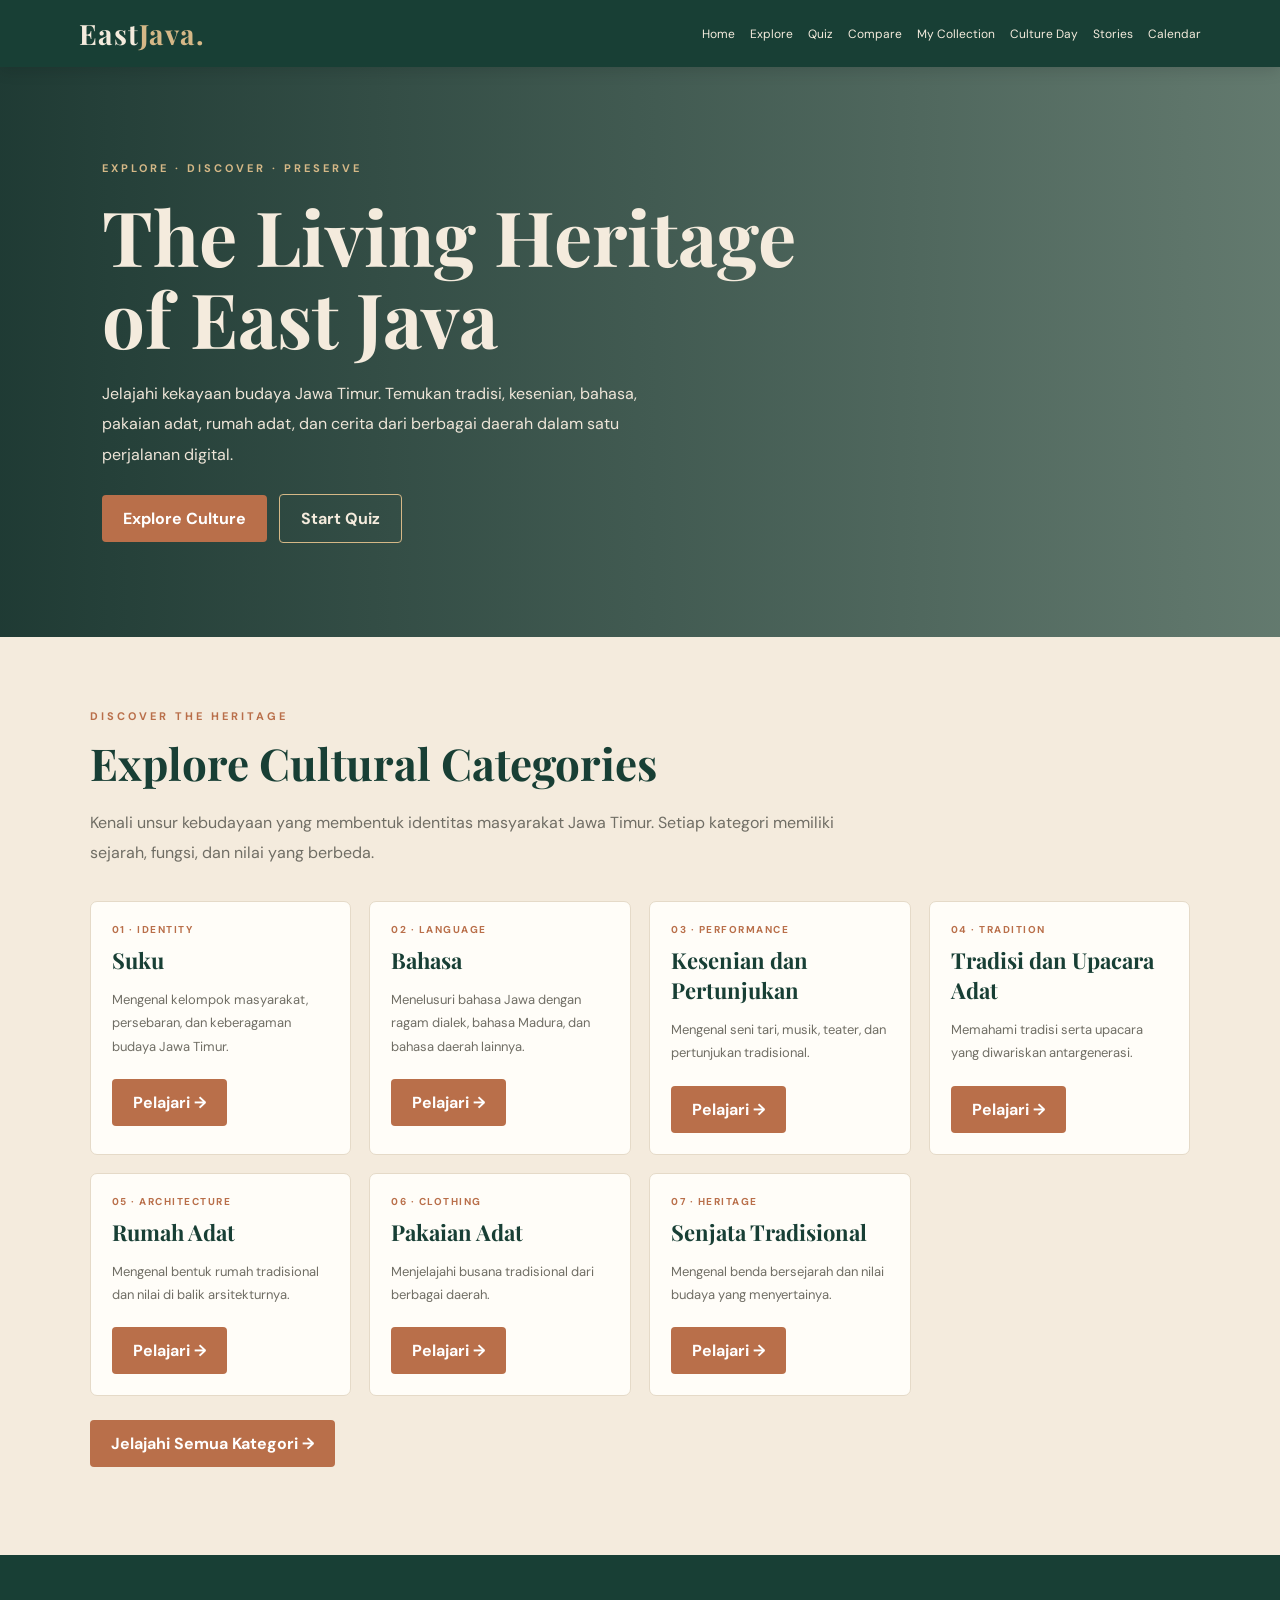
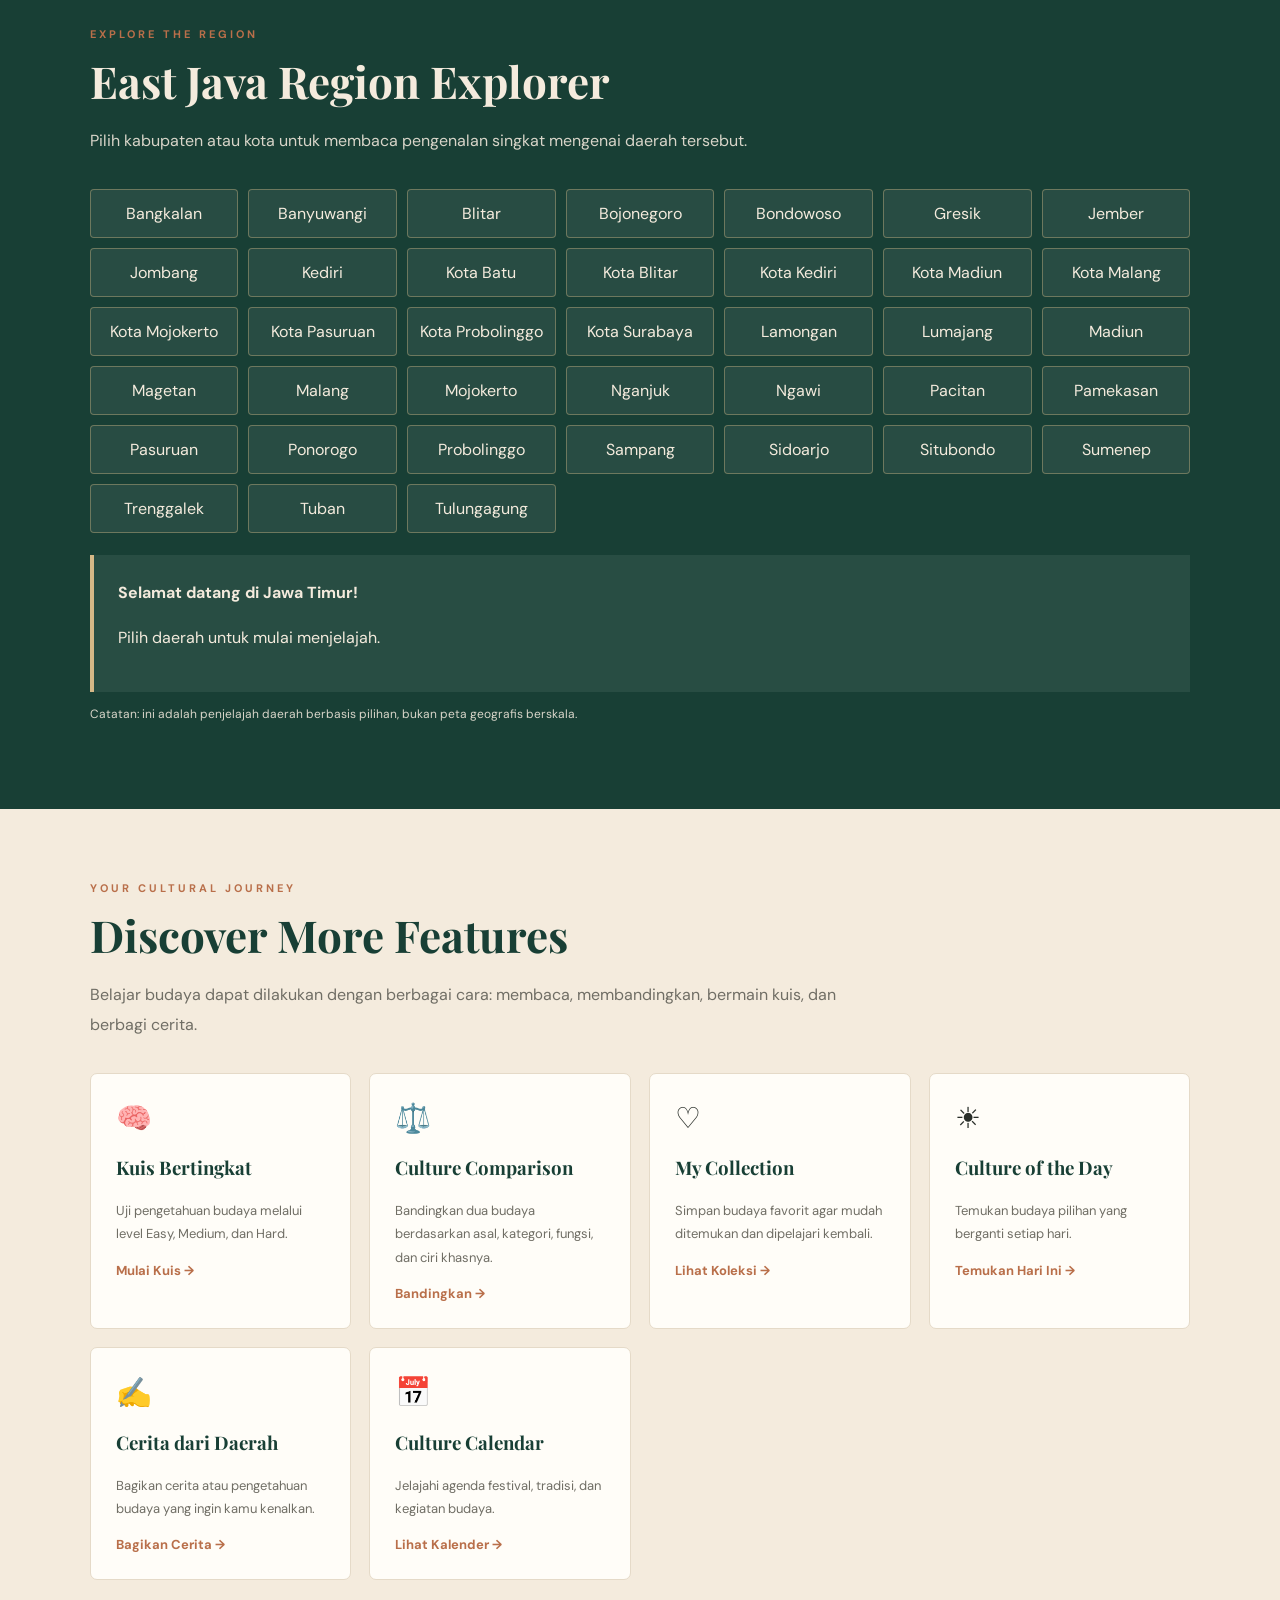
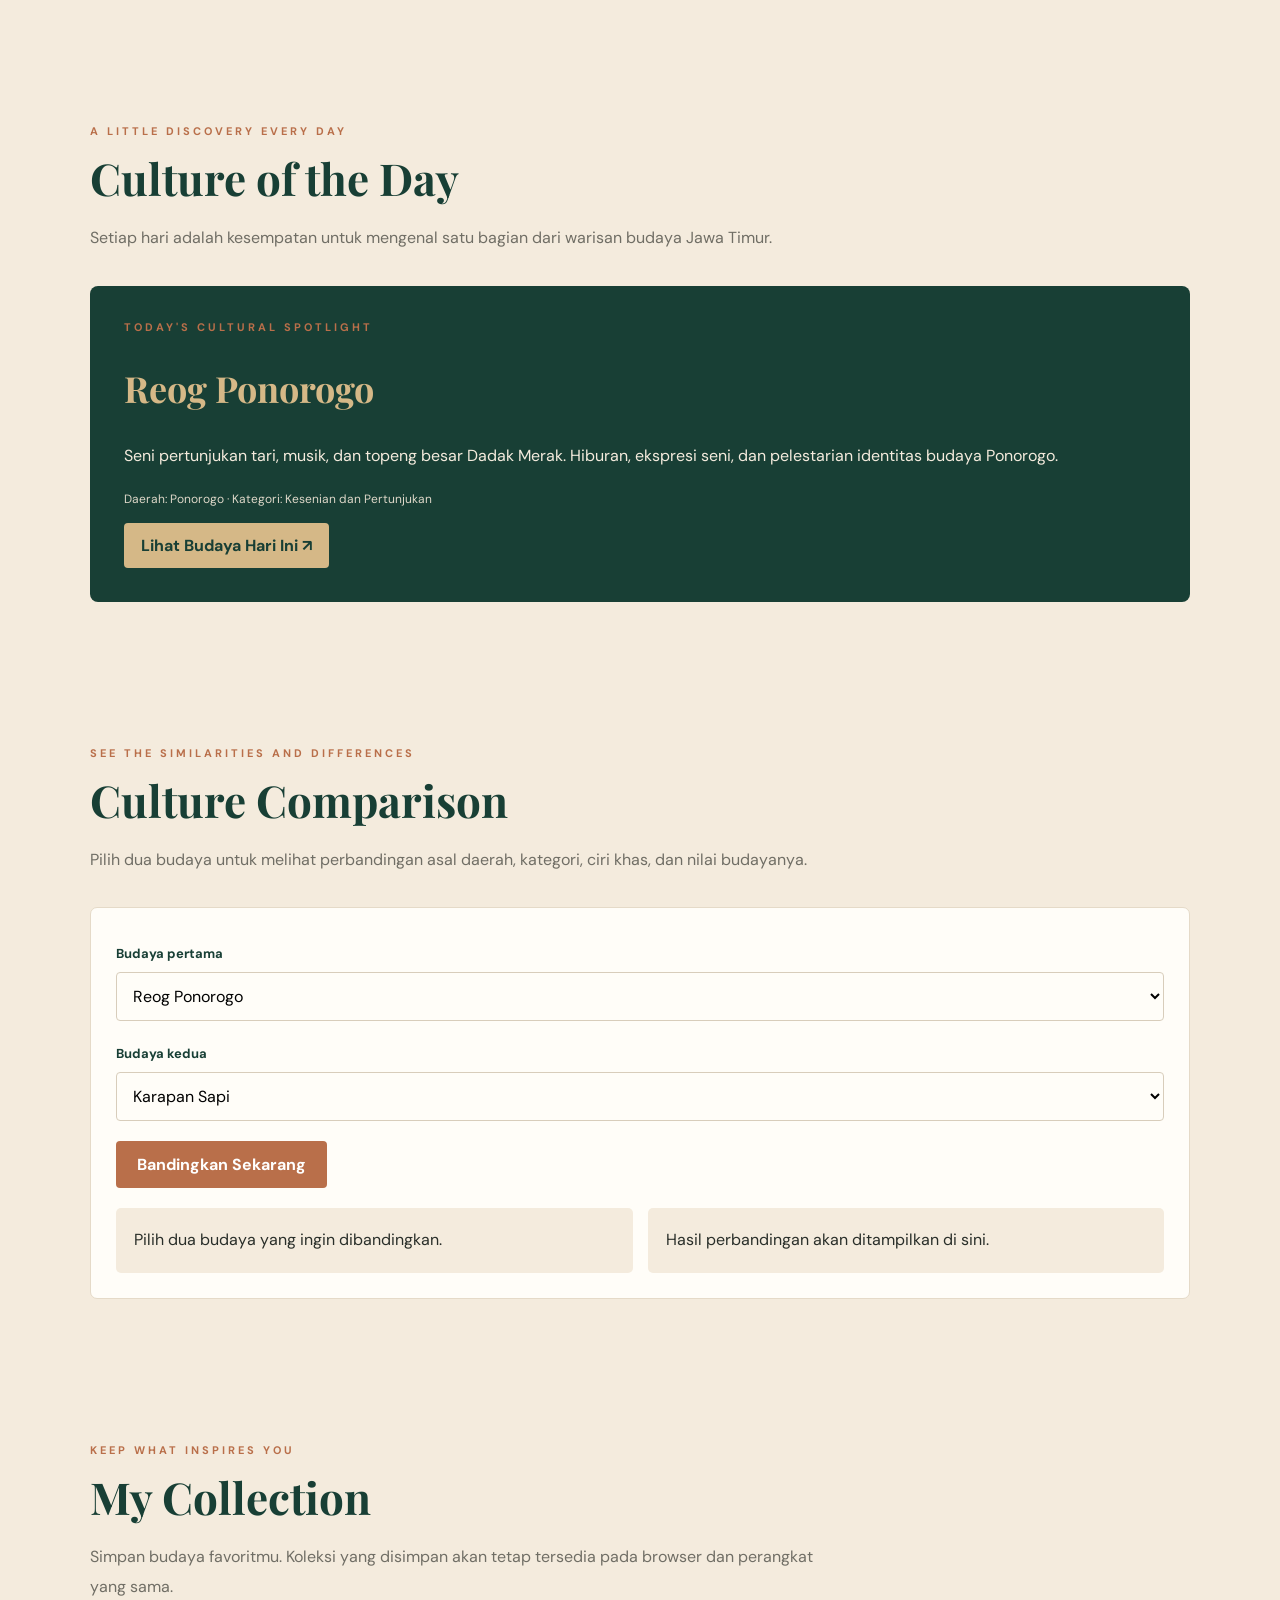
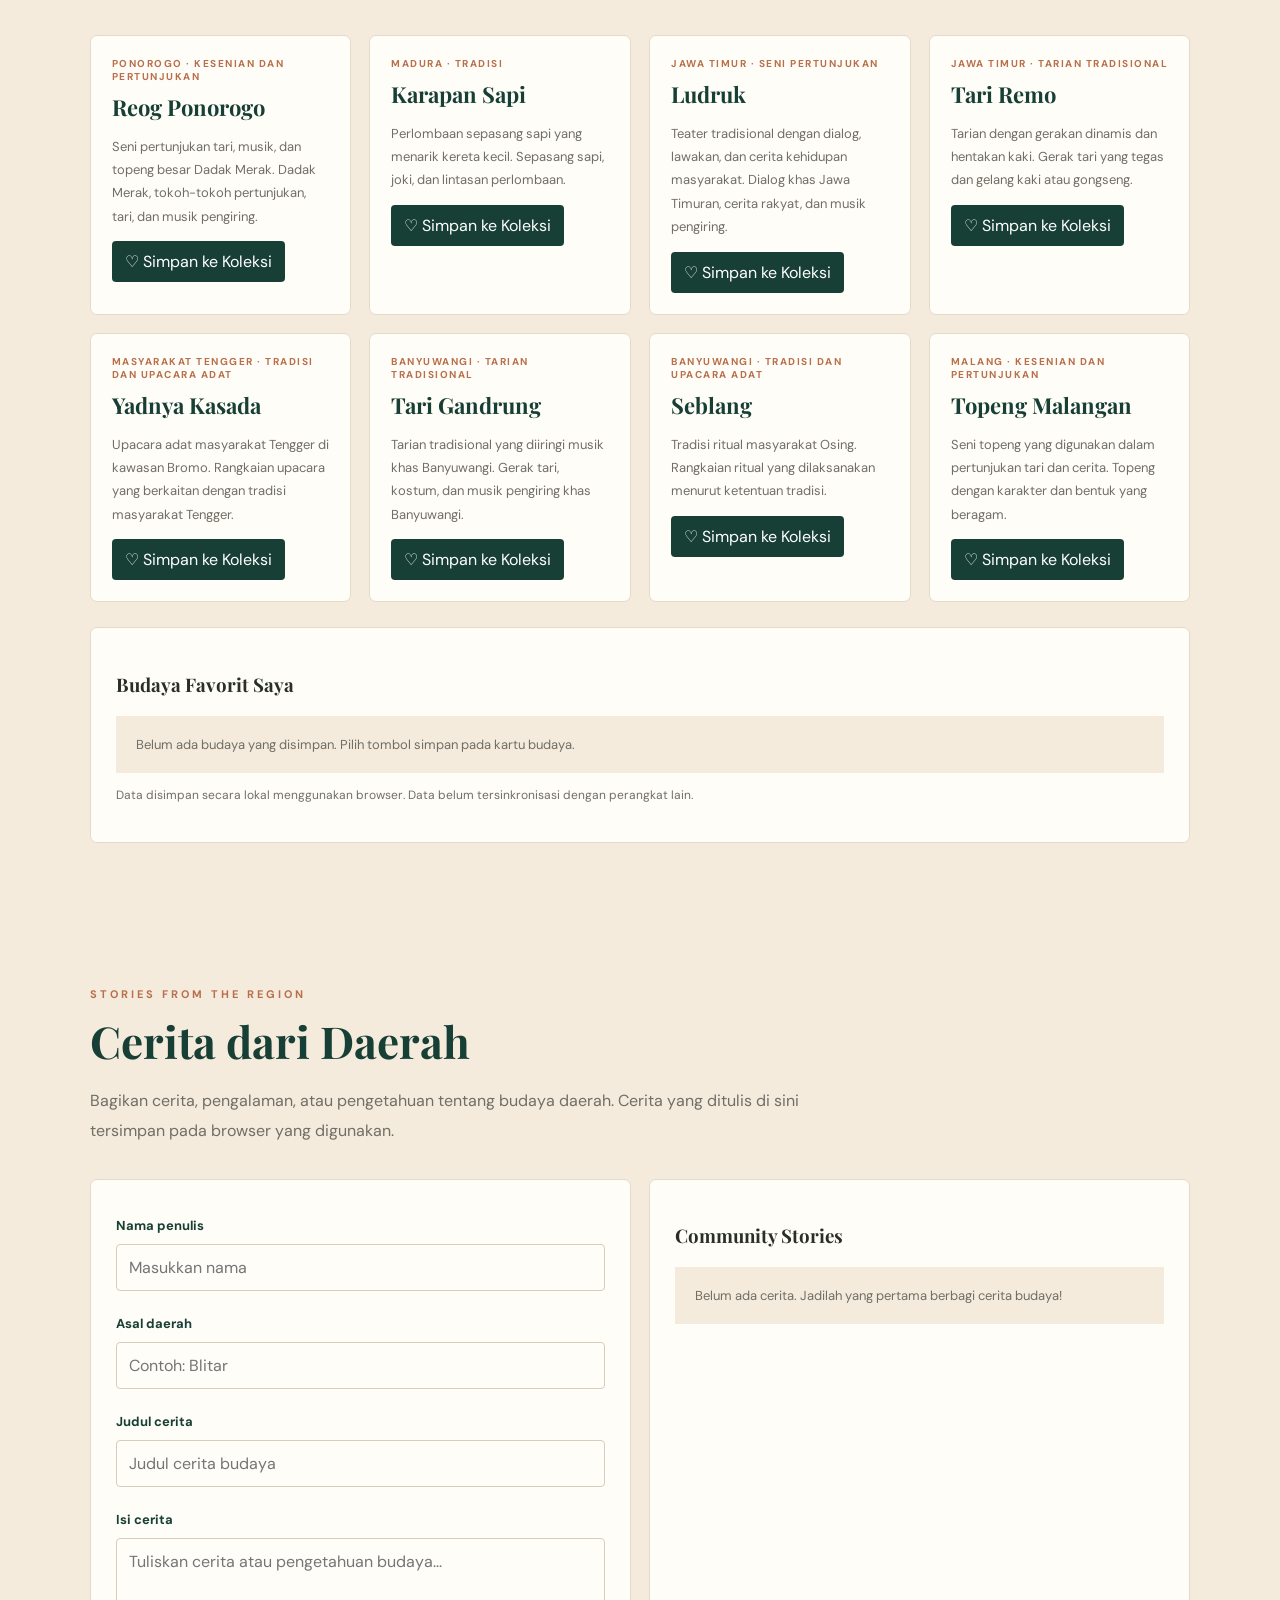
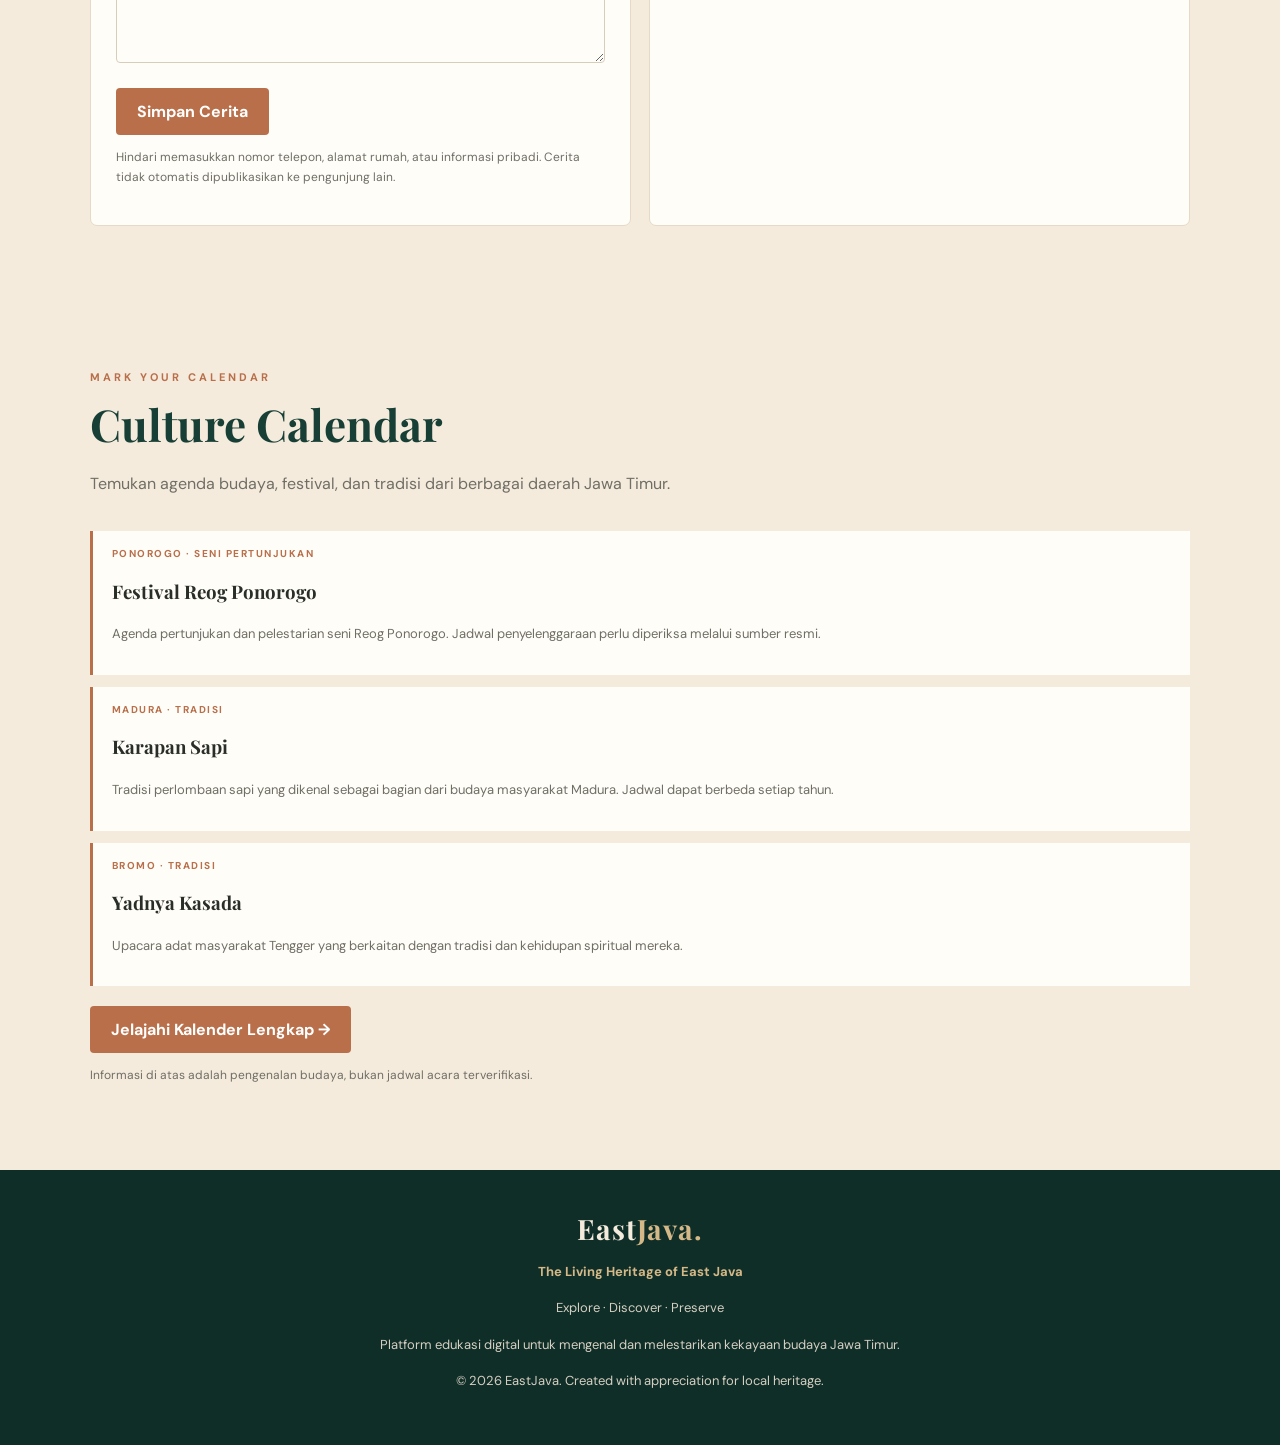
<file: index.html>
<!DOCTYPE html>
<html lang="id">
<head>
<meta charset="UTF-8">
<meta name="viewport" content="width=device-width, initial-scale=1.0">
<meta name="theme-color" content="#183F35">
<title>EastJava — The Living Heritage of East Java</title>
<link rel="preconnect" href="https://fonts.googleapis.com">
<link href="https://fonts.googleapis.com/css2?family=DM+Sans:wght@400;500;600;700&family=Playfair+Display:wght@500;600;700&display=swap" rel="stylesheet">
<style>
:root{
  --green:#183F35;--ivory:#F4EBDD;--terra:#B96F4A;
  --gold:#D5B887;--ink:#292E29;--white:#fffdf8;
  --muted:#706e65;--line:#e5dac8;
}
*{box-sizing:border-box;scroll-behavior:smooth}
body{margin:0;background:var(--ivory);color:var(--ink);font-family:'DM Sans',sans-serif}
button,input,select,textarea{font:inherit}
button{cursor:pointer}
a{text-decoration:none;color:inherit}
header{background:var(--green);color:var(--ivory);position:sticky;top:0;z-index:100;box-shadow:0 3px 15px #0002}
.navbar{max-width:1250px;margin:auto;padding:15px 5%;display:flex;justify-content:space-between;align-items:center;gap:18px}
.logo{font:700 28px 'Playfair Display';letter-spacing:1px;white-space:nowrap}
.logo span{color:var(--gold)}
nav{display:flex;gap:15px;align-items:center;flex-wrap:wrap}
nav a{font-size:12px;color:var(--ivory);transition:.2s}
nav a:hover,nav a.active{color:var(--gold)}
.menu-btn{display:none;background:transparent;border:1px solid var(--gold);color:white;padding:8px 12px;border-radius:4px}
.hero{min-height:570px;padding:90px 8%;display:flex;align-items:center;color:var(--ivory);background:linear-gradient(90deg,#102e28ee,#183f35a8),url('https://images.unsplash.com/photo-1519681393784-d120267933ba?auto=format&fit=crop&w=1800&q=85') center/cover}
.hero-content{max-width:720px}
.eyebrow{font-size:11px;letter-spacing:3px;text-transform:uppercase;font-weight:700;color:var(--terra)}
.hero .eyebrow{color:var(--gold)}
h1,h2,h3{font-family:'Playfair Display',serif}
.hero h1{font-size:clamp(42px,7vw,76px);line-height:1.08;margin:20px 0}
.hero p{max-width:570px;line-height:1.9;color:#eee5d8}
.btn{display:inline-block;background:var(--terra);color:white;border:0;padding:13px 21px;border-radius:4px;font-weight:700;margin:8px 8px 0 0;transition:.2s}
.btn:hover{filter:brightness(1.1);transform:translateY(-2px)}
.btn-outline{background:transparent;border:1px solid var(--gold);color:var(--ivory)}
section{padding:72px 7%;scroll-margin-top:85px}
.section-head{max-width:760px;margin-bottom:32px}
.section-head h2{font-size:clamp(30px,4vw,44px);color:var(--green);margin:10px 0}
.section-head p{color:var(--muted);line-height:1.9}
.grid{display:grid;grid-template-columns:repeat(auto-fit,minmax(220px,1fr));gap:18px}
.card,.feature-card,.form-box,.compare-box{background:var(--white);border:1px solid var(--line);border-radius:7px}
.card{overflow:hidden;transition:.2s}
.card:hover{transform:translateY(-4px);box-shadow:0 10px 25px #183f3518}
.card-body{padding:21px}
.card-tag{font-size:10px;letter-spacing:1.5px;text-transform:uppercase;color:var(--terra);font-weight:700}
.card h3{font-size:22px;color:var(--green);margin:9px 0}
.card p{font-size:13px;line-height:1.8;color:var(--muted)}
.card button{background:var(--green);color:white;border:0;padding:10px 13px;border-radius:4px}
.region-section{background:var(--green);color:var(--ivory)}
.region-section .section-head h2{color:var(--ivory)}
.region-section .section-head p{color:#d8d5c9}
.region-grid{display:grid;grid-template-columns:repeat(auto-fit,minmax(135px,1fr));gap:10px}
.region-btn{background:#ffffff12;border:1px solid #d5b88766;color:var(--ivory);padding:13px 8px;border-radius:4px}
.region-btn:hover,.region-btn.active{background:var(--gold);color:var(--green)}
.region-info{margin-top:22px;padding:24px;background:#ffffff12;border-left:4px solid var(--gold);line-height:1.8}
.feature-card{padding:25px}
.feature-icon{font-size:29px}
.feature-card h3{color:var(--green)}
.feature-card p{font-size:13px;line-height:1.8;color:var(--muted)}
.feature-card a{color:var(--terra);font-weight:700;font-size:13px}
.day-card{padding:34px;background:var(--green);color:var(--ivory);border-radius:8px}
.day-card h2{font-size:36px;color:var(--gold)}
.day-card p{line-height:1.9}
.day-card button{background:var(--gold);color:var(--green);border:0;padding:12px 17px;border-radius:4px;font-weight:700}
.compare-box,.form-box{padding:25px}
.compare-box label,.form-box label{font-size:13px;font-weight:700;color:var(--green);display:block;margin:12px 0 5px}
.compare-box select,.form-box input,.form-box textarea,.form-box select{
 width:100%;padding:12px;border:1px solid #d8cdbb;background:var(--white);border-radius:4px;margin:5px 0 12px
}
.form-box textarea{min-height:125px;resize:vertical}
.compare-result{display:grid;grid-template-columns:1fr 1fr;gap:15px;margin-top:20px}
.compare-result>div{padding:18px;background:var(--ivory);border-radius:5px;line-height:1.8}
.collection-item{display:flex;justify-content:space-between;align-items:center;gap:12px;padding:14px;border-bottom:1px solid var(--line)}
.collection-item button,.delete-btn{border:0;background:#f1ded3;color:#9b4e31;padding:8px 11px;border-radius:4px}
.event{padding:16px 19px;background:var(--white);border-left:3px solid var(--terra);margin:12px 0}
.event p{font-size:13px;line-height:1.8;color:var(--muted)}
.small-note{font-size:12px;color:var(--muted);line-height:1.7}
.empty{padding:20px;background:var(--ivory);color:var(--muted);font-size:13px}
footer{background:#102e28;color:var(--ivory);padding:40px 7%;text-align:center}
footer p{color:#d5cfc2;font-size:13px;line-height:1.8}
footer strong{color:var(--gold)}
@media(max-width:900px){
 .menu-btn{display:block}
 nav{display:none;position:absolute;top:65px;left:0;width:100%;padding:20px 7%;background:var(--green);flex-direction:column;align-items:flex-start}
 nav.open{display:flex}
}
@media(max-width:550px){
 section{padding:52px 6%}
 .hero{min-height:500px;padding:65px 7%}
 .compare-result{grid-template-columns:1fr}
 .navbar{padding:13px 6%}
}
</style>
</head>
<body>

<header>
 <div class="navbar">
  <a class="logo" href="index.html">East<span>Java.</span></a>
  <button class="menu-btn" onclick="toggleMenu()">☰ Menu</button>
  <nav id="mainNav">
   <a href="index.html">Home</a>
   <a href="explore.html">Explore</a>
   <a href="quiz.html">Quiz</a>
   <a href="#comparison">Compare</a>
   <a href="#collection">My Collection</a>
   <a href="#culture-day">Culture Day</a>
   <a href="#stories">Stories</a>
   <a href="calendar.html">Calendar</a>
  </nav>
 </div>
</header>

<main>
<section class="hero" id="home">
 <div class="hero-content">
  <div class="eyebrow">Explore · Discover · Preserve</div>
  <h1>The Living Heritage of East Java</h1>
  <p>Jelajahi kekayaan budaya Jawa Timur. Temukan tradisi, kesenian, bahasa, pakaian adat, rumah adat, dan cerita dari berbagai daerah dalam satu perjalanan digital.</p>
  <a class="btn" href="explore.html">Explore Culture</a>
  <a class="btn btn-outline" href="quiz.html">Start Quiz</a>
 </div>
</section>

<section id="categories">
 <div class="section-head">
  <div class="eyebrow">Discover the heritage</div>
  <h2>Explore Cultural Categories</h2>
  <p>Kenali unsur kebudayaan yang membentuk identitas masyarakat Jawa Timur. Setiap kategori memiliki sejarah, fungsi, dan nilai yang berbeda.</p>
 </div>
 <div class="grid" id="categoryCards"></div>
 <p><a class="btn" href="explore.html">Jelajahi Semua Kategori →</a></p>
</section>

<section class="region-section" id="map">
 <div class="section-head">
  <div class="eyebrow">Explore the region</div>
  <h2>East Java Region Explorer</h2>
  <p>Pilih kabupaten atau kota untuk membaca pengenalan singkat mengenai daerah tersebut.</p>
 </div>
 <div class="region-grid" id="regionGrid"></div>
 <div class="region-info" id="regionInfo">
  <strong>Selamat datang di Jawa Timur!</strong>
  <p>Pilih daerah untuk mulai menjelajah.</p>
 </div>
 <p class="small-note" style="color:#d8d5c9">Catatan: ini adalah penjelajah daerah berbasis pilihan, bukan peta geografis berskala.</p>
</section>

<section id="features">
 <div class="section-head">
  <div class="eyebrow">Your cultural journey</div>
  <h2>Discover More Features</h2>
  <p>Belajar budaya dapat dilakukan dengan berbagai cara: membaca, membandingkan, bermain kuis, dan berbagi cerita.</p>
 </div>
 <div class="grid">
  <div class="feature-card"><div class="feature-icon">🧠</div><h3>Kuis Bertingkat</h3><p>Uji pengetahuan budaya melalui level Easy, Medium, dan Hard.</p><a href="quiz.html">Mulai Kuis →</a></div>
  <div class="feature-card"><div class="feature-icon">⚖️</div><h3>Culture Comparison</h3><p>Bandingkan dua budaya berdasarkan asal, kategori, fungsi, dan ciri khasnya.</p><a href="#comparison">Bandingkan →</a></div>
  <div class="feature-card"><div class="feature-icon">♡</div><h3>My Collection</h3><p>Simpan budaya favorit agar mudah ditemukan dan dipelajari kembali.</p><a href="#collection">Lihat Koleksi →</a></div>
  <div class="feature-card"><div class="feature-icon">☀</div><h3>Culture of the Day</h3><p>Temukan budaya pilihan yang berganti setiap hari.</p><a href="#culture-day">Temukan Hari Ini →</a></div>
  <div class="feature-card"><div class="feature-icon">✍</div><h3>Cerita dari Daerah</h3><p>Bagikan cerita atau pengetahuan budaya yang ingin kamu kenalkan.</p><a href="#stories">Bagikan Cerita →</a></div>
  <div class="feature-card"><div class="feature-icon">📅</div><h3>Culture Calendar</h3><p>Jelajahi agenda festival, tradisi, dan kegiatan budaya.</p><a href="calendar.html">Lihat Kalender →</a></div>
 </div>
</section>

<section id="culture-day">
 <div class="section-head">
  <div class="eyebrow">A little discovery every day</div>
  <h2>Culture of the Day</h2>
  <p>Setiap hari adalah kesempatan untuk mengenal satu bagian dari warisan budaya Jawa Timur.</p>
 </div>
 <div class="day-card">
  <div class="eyebrow">Today's cultural spotlight</div>
  <h2 id="dayTitle"></h2>
  <p id="dayDescription"></p>
  <p id="dayMeta" class="small-note" style="color:#ded8c9"></p>
  <button onclick="showTodayCulture()">Lihat Budaya Hari Ini ↗</button>
 </div>
</section>

<section id="comparison">
 <div class="section-head">
  <div class="eyebrow">See the similarities and differences</div>
  <h2>Culture Comparison</h2>
  <p>Pilih dua budaya untuk melihat perbandingan asal daerah, kategori, ciri khas, dan nilai budayanya.</p>
 </div>
 <div class="compare-box">
  <label for="cultureOne">Budaya pertama</label>
  <select id="cultureOne"></select>
  <label for="cultureTwo">Budaya kedua</label>
  <select id="cultureTwo"></select>
  <button class="btn" onclick="compareCulture()">Bandingkan Sekarang</button>
  <div class="compare-result" id="compareResult">
   <div>Pilih dua budaya yang ingin dibandingkan.</div>
   <div>Hasil perbandingan akan ditampilkan di sini.</div>
  </div>
 </div>
</section>

<section id="collection">
 <div class="section-head">
  <div class="eyebrow">Keep what inspires you</div>
  <h2>My Collection</h2>
  <p>Simpan budaya favoritmu. Koleksi yang disimpan akan tetap tersedia pada browser dan perangkat yang sama.</p>
 </div>
 <div class="grid" id="cultureCards"></div>
 <div class="form-box" style="margin-top:25px">
  <h3>Budaya Favorit Saya</h3>
  <div id="savedList"></div>
  <p class="small-note">Data disimpan secara lokal menggunakan browser. Data belum tersinkronisasi dengan perangkat lain.</p>
 </div>
</section>

<section id="stories">
 <div class="section-head">
  <div class="eyebrow">Stories from the region</div>
  <h2>Cerita dari Daerah</h2>
  <p>Bagikan cerita, pengalaman, atau pengetahuan tentang budaya daerah. Cerita yang ditulis di sini tersimpan pada browser yang digunakan.</p>
 </div>
 <div class="grid">
  <div class="form-box">
   <form id="storyForm">
    <label for="storyName">Nama penulis</label>
    <input id="storyName" maxlength="50" placeholder="Masukkan nama" required>
    <label for="storyRegion">Asal daerah</label>
    <input id="storyRegion" maxlength="60" placeholder="Contoh: Blitar" required>
    <label for="storyTitle">Judul cerita</label>
    <input id="storyTitle" maxlength="100" placeholder="Judul cerita budaya" required>
    <label for="storyText">Isi cerita</label>
    <textarea id="storyText" maxlength="2000" placeholder="Tuliskan cerita atau pengetahuan budaya..." required></textarea>
    <button class="btn" type="submit">Simpan Cerita</button>
   </form>
   <p class="small-note">Hindari memasukkan nomor telepon, alamat rumah, atau informasi pribadi. Cerita tidak otomatis dipublikasikan ke pengunjung lain.</p>
  </div>
  <div class="form-box">
   <h3>Community Stories</h3>
   <div id="storyList"></div>
  </div>
 </div>
</section>

<section id="calendar">
 <div class="section-head">
  <div class="eyebrow">Mark your calendar</div>
  <h2>Culture Calendar</h2>
  <p>Temukan agenda budaya, festival, dan tradisi dari berbagai daerah Jawa Timur.</p>
 </div>
 <div class="event">
  <div class="card-tag">Ponorogo · Seni pertunjukan</div>
  <h3>Festival Reog Ponorogo</h3>
  <p>Agenda pertunjukan dan pelestarian seni Reog Ponorogo. Jadwal penyelenggaraan perlu diperiksa melalui sumber resmi.</p>
 </div>
 <div class="event">
  <div class="card-tag">Madura · Tradisi</div>
  <h3>Karapan Sapi</h3>
  <p>Tradisi perlombaan sapi yang dikenal sebagai bagian dari budaya masyarakat Madura. Jadwal dapat berbeda setiap tahun.</p>
 </div>
 <div class="event">
  <div class="card-tag">Bromo · Tradisi</div>
  <h3>Yadnya Kasada</h3>
  <p>Upacara adat masyarakat Tengger yang berkaitan dengan tradisi dan kehidupan spiritual mereka.</p>
 </div>
 <a class="btn" href="calendar.html">Jelajahi Kalender Lengkap →</a>
 <p class="small-note">Informasi di atas adalah pengenalan budaya, bukan jadwal acara terverifikasi.</p>
</section>
</main>

<footer>
 <div class="logo">East<span>Java.</span></div>
 <p><strong>The Living Heritage of East Java</strong></p>
 <p>Explore · Discover · Preserve</p>
 <p>Platform edukasi digital untuk mengenal dan melestarikan kekayaan budaya Jawa Timur.</p>
 <p>© 2026 EastJava. Created with appreciation for local heritage.</p>
</footer>

<script>
function toggleMenu(){
 document.getElementById('mainNav').classList.toggle('open');
}
document.querySelectorAll('#mainNav a').forEach(link=>{
 link.addEventListener('click',()=>document.getElementById('mainNav').classList.remove('open'));
});

const categories=[
 ["Suku","Identity","Mengenal kelompok masyarakat, persebaran, dan keberagaman budaya Jawa Timur."],
 ["Bahasa","Language","Menelusuri bahasa Jawa dengan ragam dialek, bahasa Madura, dan bahasa daerah lainnya."],
 ["Kesenian dan Pertunjukan","Performance","Mengenal seni tari, musik, teater, dan pertunjukan tradisional."],
 ["Tradisi dan Upacara Adat","Tradition","Memahami tradisi serta upacara yang diwariskan antargenerasi."],
 ["Rumah Adat","Architecture","Mengenal bentuk rumah tradisional dan nilai di balik arsitekturnya."],
 ["Pakaian Adat","Clothing","Menjelajahi busana tradisional dari berbagai daerah."],
 ["Senjata Tradisional","Heritage","Mengenal benda bersejarah dan nilai budaya yang menyertainya."]
];
const categoryCards=document.getElementById('categoryCards');
categories.forEach((c,i)=>{
 const card=document.createElement('article');
 card.className='card';
 const body=document.createElement('div');
 body.className='card-body';
 body.innerHTML=`<div class="card-tag">0${i+1} · ${c[1]}</div><h3></h3><p></p><a class="btn" href="explore.html">Pelajari →</a>`;
 body.querySelector('h3').textContent=c[0];
 body.querySelector('p').textContent=c[2];
 card.appendChild(body);
 categoryCards.appendChild(card);
});

const regions={
 "Bangkalan":"Kabupaten di Pulau Madura yang memiliki tradisi masyarakat Madura, bahasa Madura, dan berbagai kesenian lokal.",
 "Banyuwangi":"Dikenal dengan budaya Using, Tari Gandrung, Seblang, dan berbagai tradisi masyarakat setempat.",
 "Blitar":"Memiliki keterkaitan sejarah dengan Bung Karno, serta tradisi dan kesenian lokal.",
 "Bojonegoro":"Memiliki kekayaan budaya masyarakat Jawa di wilayah sekitar Bengawan Solo.",
 "Bondowoso":"Memiliki keberagaman budaya masyarakat dan tradisi lokal di kawasan Tapal Kuda.",
 "Gresik":"Dikenal dengan sejarah pesisir, tradisi keagamaan, dan budaya masyarakat setempat.",
 "Jember":"Memiliki keberagaman masyarakat dan kegiatan budaya, termasuk Jember Fashion Carnaval.",
 "Jombang":"Memiliki tradisi pesantren, kesenian, dan kehidupan budaya masyarakat Jawa.",
 "Kediri":"Memiliki warisan sejarah panjang dan kesenian tradisional.",
 "Lamongan":"Memiliki tradisi pesisir, kuliner, dan kesenian masyarakat setempat.",
 "Lumajang":"Memiliki tradisi masyarakat sekitar kawasan pegunungan dan seni lokal.",
 "Madiun":"Memiliki kesenian tradisional dan warisan budaya lokal.",
 "Magetan":"Memiliki tradisi masyarakat di kawasan lereng Gunung Lawu.",
 "Malang":"Memiliki kekayaan budaya, termasuk topeng Malangan dan tradisi masyarakat Tengger di wilayah sekitarnya.",
 "Mojokerto":"Berkaitan erat dengan peninggalan sejarah Kerajaan Majapahit.",
 "Nganjuk":"Memiliki sejarah dan tradisi masyarakat Jawa dengan kesenian daerah.",
 "Ngawi":"Memiliki warisan sejarah dan tradisi masyarakat di kawasan perbatasan Jawa Timur dan Jawa Tengah.",
 "Pacitan":"Memiliki budaya masyarakat pesisir dan tradisi lokal.",
 "Pamekasan":"Salah satu wilayah Madura yang memiliki tradisi, bahasa, dan kesenian khas Madura.",
 "Pasuruan":"Memiliki keberagaman tradisi masyarakat pesisir dan pegunungan.",
 "Ponorogo":"Dikenal sebagai daerah asal seni pertunjukan Reog Ponorogo.",
 "Probolinggo":"Memiliki kekayaan budaya masyarakat sekitar kawasan Tengger dan pesisir.",
 "Sampang":"Memiliki tradisi masyarakat Madura dan kesenian lokal.",
 "Sidoarjo":"Memiliki kesenian dan tradisi masyarakat yang berkembang di kawasan pesisir.",
 "Situbondo":"Memiliki keberagaman budaya masyarakat pesisir dan tradisi lokal.",
 "Sumenep":"Memiliki sejarah keraton, budaya Madura, dan kesenian tradisional.",
 "Trenggalek":"Memiliki budaya masyarakat pesisir dan tradisi lokal.",
 "Tuban":"Memiliki sejarah pesisir, tradisi masyarakat, dan kerajinan lokal.",
 "Tulungagung":"Memiliki kesenian dan kerajinan tradisional.",
 "Kota Batu":"Memiliki tradisi masyarakat pegunungan dan kekayaan budaya lokal.",
 "Kota Blitar":"Memiliki jejak sejarah nasional dan tradisi masyarakat setempat.",
 "Kota Kediri":"Memiliki sejarah panjang dan kehidupan budaya masyarakat perkotaan.",
 "Kota Madiun":"Memiliki kesenian tradisional dan tradisi masyarakat setempat.",
 "Kota Malang":"Memiliki budaya Arek, kesenian, dan sejarah perkembangan kota.",
 "Kota Mojokerto":"Berkaitan dengan kawasan sejarah Majapahit.",
 "Kota Pasuruan":"Memiliki budaya masyarakat pesisir dan tradisi lokal.",
 "Kota Probolinggo":"Memiliki tradisi masyarakat pesisir dan keberagaman budaya.",
 "Kota Surabaya":"Ibu kota Jawa Timur yang dikenal dengan budaya Arek, sejarah perjuangan, dan kesenian Ludruk."
};
const regionGrid=document.getElementById('regionGrid');
Object.keys(regions).sort().forEach(name=>{
 const button=document.createElement('button');
 button.className='region-btn';
 button.textContent=name;
 button.addEventListener('click',()=>{
  document.querySelectorAll('.region-btn').forEach(b=>b.classList.remove('active'));
  button.classList.add('active');
  const box=document.getElementById('regionInfo');
  box.replaceChildren();
  const title=document.createElement('strong');
  title.textContent=name;
  const desc=document.createElement('p');
  desc.textContent=regions[name];
  box.append(title,desc);
 });
 regionGrid.appendChild(button);
});

const cultures={
 reog:{name:"Reog Ponorogo",area:"Ponorogo",type:"Kesenian dan Pertunjukan",form:"Seni pertunjukan tari, musik, dan topeng besar Dadak Merak.",function:"Hiburan, ekspresi seni, dan pelestarian identitas budaya Ponorogo.",feature:"Dadak Merak, tokoh-tokoh pertunjukan, tari, dan musik pengiring."},
 karapan:{name:"Karapan Sapi",area:"Madura",type:"Tradisi",form:"Perlombaan sepasang sapi yang menarik kereta kecil.",function:"Tradisi perlombaan, kebanggaan daerah, dan kegiatan sosial masyarakat.",feature:"Sepasang sapi, joki, dan lintasan perlombaan."},
 ludruk:{name:"Ludruk",area:"Jawa Timur",type:"Seni Pertunjukan",form:"Teater tradisional dengan dialog, lawakan, dan cerita kehidupan masyarakat.",function:"Hiburan, kritik sosial, dan penyampaian pesan melalui pertunjukan.",feature:"Dialog khas Jawa Timuran, cerita rakyat, dan musik pengiring."},
 remo:{name:"Tari Remo",area:"Jawa Timur",type:"Tarian Tradisional",form:"Tarian dengan gerakan dinamis dan hentakan kaki.",function:"Penyambutan, pertunjukan, dan pengenalan seni tari daerah.",feature:"Gerak tari yang tegas dan gelang kaki atau gongseng."},
 yadnya:{name:"Yadnya Kasada",area:"Masyarakat Tengger",type:"Tradisi dan Upacara Adat",form:"Upacara adat masyarakat Tengger di kawasan Bromo.",function:"Ungkapan syukur dan pelaksanaan tradisi keagamaan masyarakat Tengger.",feature:"Rangkaian upacara yang berkaitan dengan tradisi masyarakat Tengger."},
 gandrung:{name:"Tari Gandrung",area:"Banyuwangi",type:"Tarian Tradisional",form:"Tarian tradisional yang diiringi musik khas Banyuwangi.",function:"Ungkapan rasa syukur dan identitas budaya masyarakat Using.",feature:"Gerak tari, kostum, dan musik pengiring khas Banyuwangi."},
 seblang:{name:"Seblang",area:"Banyuwangi",type:"Tradisi dan Upacara Adat",form:"Tradisi ritual masyarakat Osing.",function:"Bagian dari tradisi dan warisan budaya komunitas setempat.",feature:"Rangkaian ritual yang dilaksanakan menurut ketentuan tradisi."},
 topeng:{name:"Topeng Malangan",area:"Malang",type:"Kesenian dan Pertunjukan",form:"Seni topeng yang digunakan dalam pertunjukan tari dan cerita.",function:"Menyampaikan cerita, karakter, dan nilai budaya.",feature:"Topeng dengan karakter dan bentuk yang beragam."}
};
const cultureOne=document.getElementById('cultureOne');
const cultureTwo=document.getElementById('cultureTwo');
Object.entries(cultures).forEach(([key,c])=>{
 [cultureOne,cultureTwo].forEach(select=>{
  const option=document.createElement('option');
  option.value=key;
  option.textContent=c.name;
  select.appendChild(option);
 });
});
cultureTwo.value="karapan";

function compareCulture(){
 const one=cultureOne.value,two=cultureTwo.value;
 const result=document.getElementById('compareResult');
 result.innerHTML='';
 if(one===two){
  const message=document.createElement('div');
  message.textContent='Pilih dua budaya yang berbeda untuk dibandingkan.';
  result.appendChild(message);
  return;
 }
 const a=cultures[one],b=cultures[two];
 [a,b].forEach((c,index)=>{
  const panel=document.createElement('div');
  const title=document.createElement('h3');
  title.textContent=c.name;
  panel.append(title);
  const fields=[['Daerah',c.area],['Kategori',c.type],['Bentuk',c.form],['Fungsi',c.function],['Ciri khas',c.feature]];
  fields.forEach(([label,value])=>{
   const p=document.createElement('p');
   const strong=document.createElement('strong');
   strong.textContent=label+': ';
   p.append(strong,document.createTextNode(value));
   panel.appendChild(p);
  });
  result.appendChild(panel);
 });
}

const cultureKeys=Object.keys(cultures);
function getDailyCulture(){
 const today=new Date();
 const dayNumber=Math.floor(Date.UTC(today.getFullYear(),today.getMonth(),today.getDate())/86400000);
 return cultureKeys[((dayNumber%cultureKeys.length)+cultureKeys.length)%cultureKeys.length];
}
function showTodayCulture(){
 const c=cultures[getDailyCulture()];
 document.getElementById('dayTitle').textContent=c.name;
 document.getElementById('dayDescription').textContent=c.form+" "+c.function;
 document.getElementById('dayMeta').textContent="Daerah: "+c.area+" · Kategori: "+c.type;
}
showTodayCulture();

function getSaved(){
 try{return JSON.parse(localStorage.getItem('eastjava_collection')||'[]')}
 catch(e){return []}
}
function saveCulture(key){
 const saved=getSaved();
 if(saved.includes(key)){alert('Budaya ini sudah ada di koleksimu.');return}
 saved.push(key);
 localStorage.setItem('eastjava_collection',JSON.stringify(saved));
 renderCollection();
}
function removeCulture(key){
 localStorage.setItem('eastjava_collection',JSON.stringify(getSaved().filter(x=>x!==key)));
 renderCollection();
}
function renderCollection(){
 const cards=document.getElementById('cultureCards');
 const list=document.getElementById('savedList');
 cards.innerHTML='';list.innerHTML='';
 Object.entries(cultures).forEach(([key,c])=>{
  const card=document.createElement('article');
  card.className='card';
  const body=document.createElement('div');
  body.className='card-body';
  const tag=document.createElement('div');
  tag.className='card-tag';
  tag.textContent=c.area+' · '+c.type;
  const title=document.createElement('h3');
  title.textContent=c.name;
  const desc=document.createElement('p');
  desc.textContent=c.form+' '+c.feature;
  const button=document.createElement('button');
  button.textContent=getSaved().includes(key)?'✓ Tersimpan':'♡ Simpan ke Koleksi';
  button.disabled=getSaved().includes(key);
  button.onclick=()=>saveCulture(key);
  body.append(tag,title,desc,button);
  card.appendChild(body);
  cards.appendChild(card);
 });
 const saved=getSaved();
 if(!saved.length){
  const empty=document.createElement('div');
  empty.className='empty';
  empty.textContent='Belum ada budaya yang disimpan. Pilih tombol simpan pada kartu budaya.';
  list.appendChild(empty);
  return;
 }
 saved.forEach(key=>{
  const c=cultures[key];
  if(!c)return;
  const row=document.createElement('div');
  row.className='collection-item';
  const title=document.createElement('strong');
  title.textContent=c.name;
  const button=document.createElement('button');
  button.className='delete-btn';
  button.textContent='Hapus';
  button.onclick=()=>removeCulture(key);
  row.append(title,button);
  list.appendChild(row);
 });
}
renderCollection();

function getStories(){
 try{return JSON.parse(localStorage.getItem('eastjava_stories')||'[]')}
 catch(e){return []}
}
document.getElementById('storyForm').addEventListener('submit',function(event){
 event.preventDefault();
 const story={
  name:document.getElementById('storyName').value.trim(),
  region:document.getElementById('storyRegion').value.trim(),
  title:document.getElementById('storyTitle').value.trim(),
  text:document.getElementById('storyText').value.trim(),
  date:new Date().toLocaleDateString('id-ID')
 };
 if(!story.name||!story.region||!story.title||!story.text)return;
 const stories=getStories();
 stories.unshift(story);
 localStorage.setItem('eastjava_stories',JSON.stringify(stories.slice(0,50)));
 this.reset();
 renderStories();
 alert('Cerita berhasil disimpan di browser ini.');
});
function renderStories(){
 const list=document.getElementById('storyList');
 list.innerHTML='';
 const stories=getStories();
 if(!stories.length){
  const empty=document.createElement('div');
  empty.className='empty';
  empty.textContent='Belum ada cerita. Jadilah yang pertama berbagi cerita budaya!';
  list.appendChild(empty);
  return;
 }
 stories.forEach(story=>{
  const article=document.createElement('article');
  article.className='event';
  const title=document.createElement('h3');
  title.textContent=story.title;
  const meta=document.createElement('div');
  meta.className='card-tag';
  meta.textContent=story.region+' · oleh '+story.name+' · '+(story.date||'');
  const content=document.createElement('p');
  content.textContent=story.text;
  article.append(title,meta,content);
  list.appendChild(article);
 });
}
renderStories();
</script>
</body>
</html>
</file>
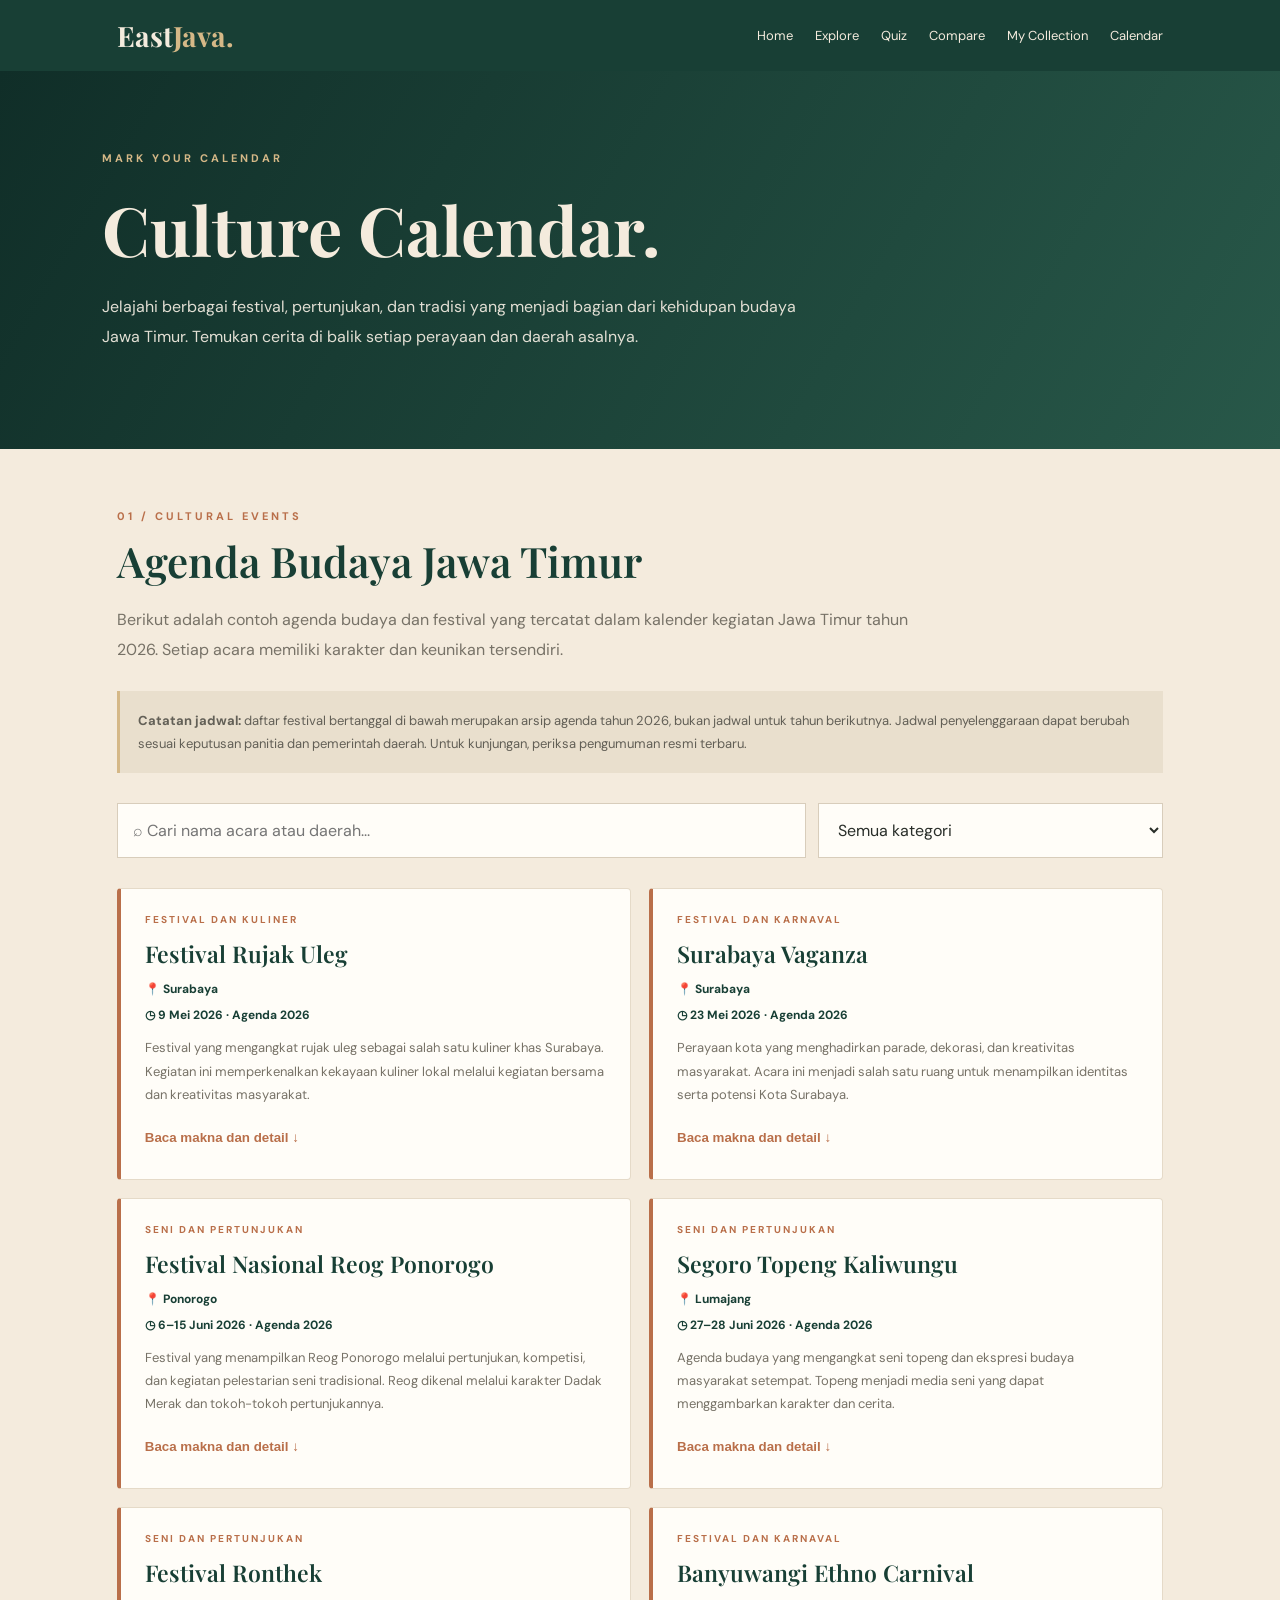
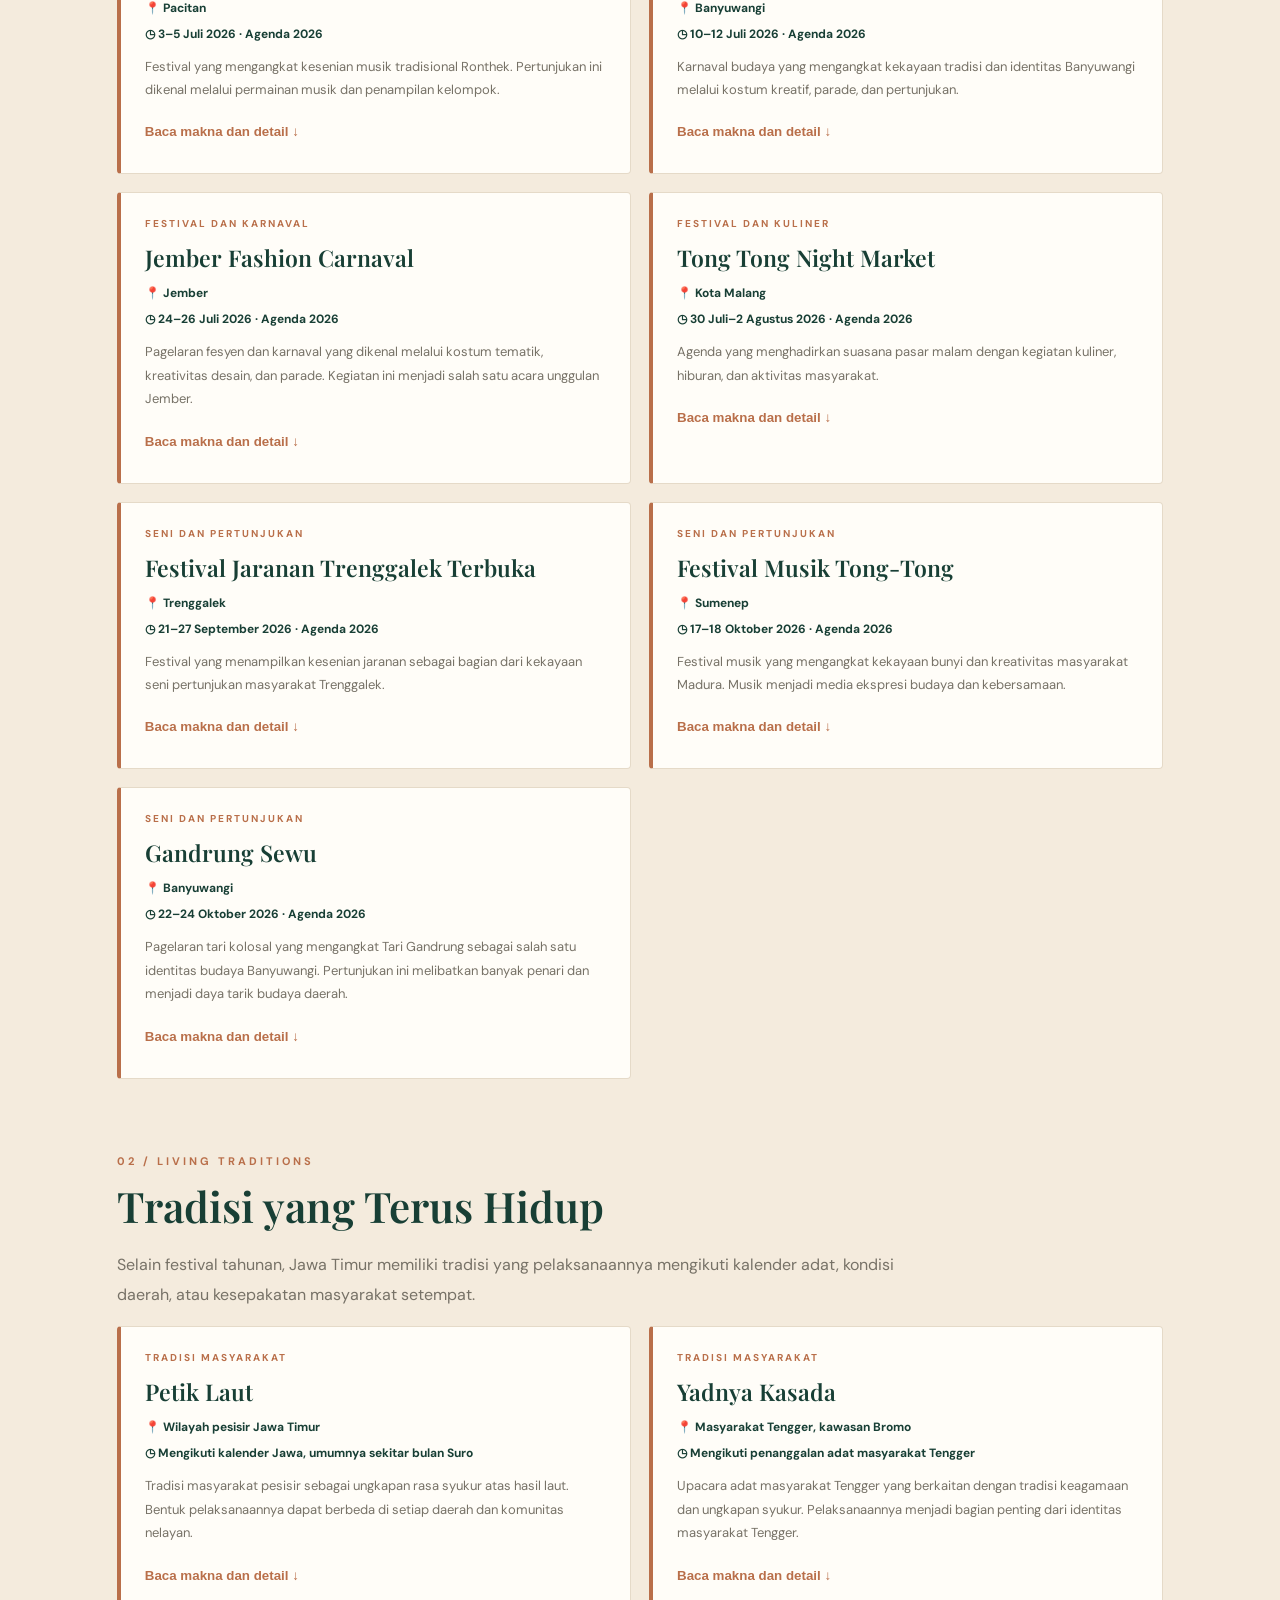
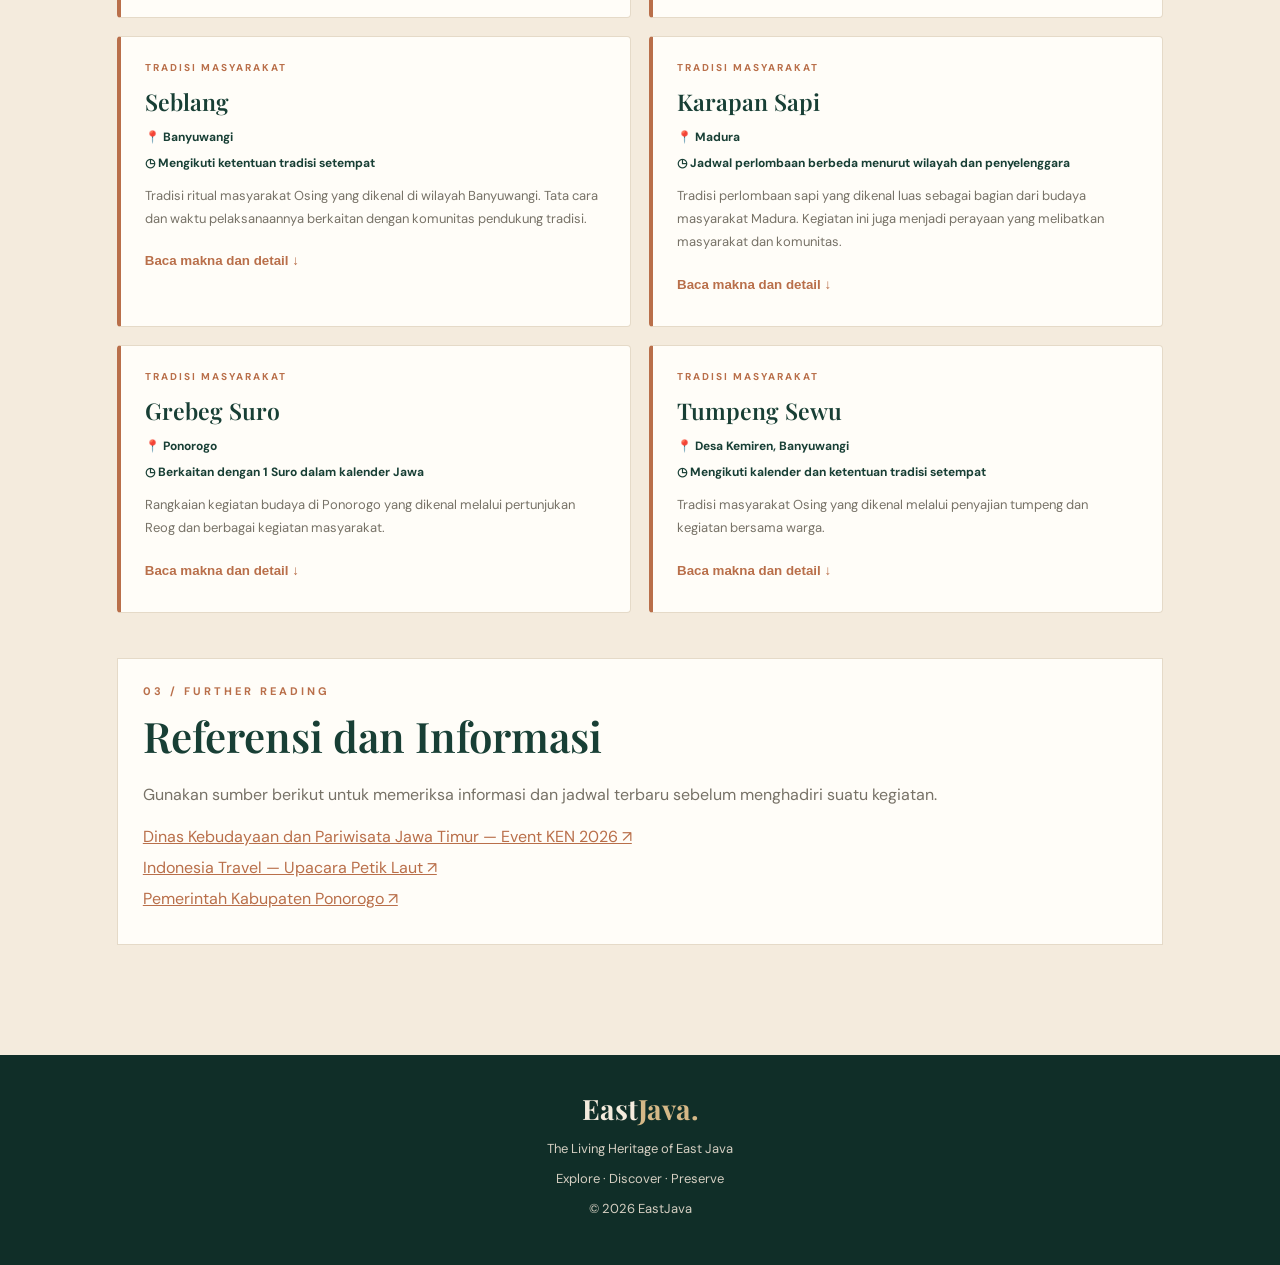
<file: calendar.html>
<!DOCTYPE html>
<html lang="id">
<head>
<meta charset="UTF-8">
<meta name="viewport" content="width=device-width, initial-scale=1.0">
<title>Culture Calendar | EastJava</title>
<link href="https://fonts.googleapis.com/css2?family=DM+Sans:wght@400;500;600;700&family=Playfair+Display:wght@500;600;700&display=swap" rel="stylesheet">
<style>
:root{--green:#183F35;--ivory:#F4EBDD;--terra:#B96F4A;--gold:#D5B887;--ink:#292E29;--white:#fffdf8;--muted:#777267}
*{box-sizing:border-box;scroll-behavior:smooth}
body{margin:0;background:var(--ivory);color:var(--ink);font-family:'DM Sans',sans-serif}
header{background:var(--green);color:var(--ivory);position:sticky;top:0;z-index:10}
.nav{max-width:1200px;margin:auto;padding:17px 6%;display:flex;justify-content:space-between;align-items:center;gap:20px}
.logo{font:700 28px 'Playfair Display';color:var(--ivory);text-decoration:none}
.logo span{color:var(--gold)}
nav{display:flex;gap:22px;flex-wrap:wrap}
nav a{color:var(--ivory);text-decoration:none;font-size:13px}
nav a:hover{color:var(--gold)}
.menu{display:none;background:none;border:1px solid var(--gold);color:white;padding:8px}
.hero{padding:80px 8%;background:linear-gradient(120deg,#102e28,#285849);color:var(--ivory)}
.eyebrow{font-size:11px;letter-spacing:3px;color:var(--terra);font-weight:700;text-transform:uppercase}
.hero .eyebrow{color:var(--gold)}
.hero h1{font:700 clamp(40px,7vw,68px) 'Playfair Display';margin:18px 0}
.hero p{max-width:720px;line-height:1.9;color:#e2dfd4}
main{max-width:1200px;margin:auto;padding:60px 6%}
h2{font:600 clamp(29px,4vw,42px) 'Playfair Display';color:var(--green);margin:10px 0}
.intro{max-width:800px;color:var(--muted);line-height:1.9}
.toolbar{display:grid;grid-template-columns:2fr 1fr;gap:12px;margin:30px 0}
input,select{width:100%;padding:15px;border:1px solid #d8cdbb;background:var(--white);font:inherit;color:var(--ink)}
.grid{display:grid;grid-template-columns:repeat(2,1fr);gap:18px}
.event{background:var(--white);border:1px solid #e5dac8;border-left:4px solid var(--terra);padding:24px;border-radius:4px}
.event .type{font-size:10px;letter-spacing:2px;color:var(--terra);font-weight:700;text-transform:uppercase}
.event h3{font:600 23px 'Playfair Display';color:var(--green);margin:12px 0}
.event p{font-size:13px;line-height:1.8;color:var(--muted)}
.meta{font-size:12px;color:var(--green);font-weight:700;margin:10px 0}
.event button{border:0;background:transparent;color:var(--terra);font-weight:700;padding:10px 0;cursor:pointer}
.more{display:none;background:var(--ivory);padding:15px;margin-top:10px}
.more.show{display:block}
.notice{padding:18px;background:#e9dfcd;border-left:3px solid var(--gold);font-size:13px;line-height:1.8;color:#625f56;margin:25px 0}
.empty{display:none;background:var(--white);padding:25px;text-align:center;color:var(--muted)}
.source{margin-top:45px;background:var(--white);padding:25px;border:1px solid #e5dac8}
.source a{color:var(--terra);display:block;margin:10px 0}
footer{background:#102e28;color:var(--ivory);text-align:center;padding:35px 6%;margin-top:50px}
footer p{font-size:13px;color:#d5cfc2}
@media(max-width:850px){.menu{display:block}nav{display:none;position:absolute;top:65px;left:0;width:100%;background:var(--green);padding:20px;flex-direction:column}nav.open{display:flex}}
@media(max-width:600px){.grid,.toolbar{grid-template-columns:1fr}.hero{padding:60px 7%}main{padding:40px 6%}}
</style>
</head>
<body>
<header>
 <div class="nav">
  <a class="logo" href="index.html">East<span>Java.</span></a>
  <button class="menu" onclick="document.querySelector('nav').classList.toggle('open')">☰ Menu</button>
  <nav>
   <a href="index.html">Home</a>
   <a href="explore.html">Explore</a>
   <a href="quiz.html">Quiz</a>
   <a href="index.html#comparison">Compare</a>
   <a href="index.html#collection">My Collection</a>
   <a href="calendar.html">Calendar</a>
  </nav>
 </div>
</header>

<section class="hero">
 <div class="eyebrow">Mark Your Calendar</div>
 <h1>Culture Calendar.</h1>
 <p>Jelajahi berbagai festival, pertunjukan, dan tradisi yang menjadi bagian dari kehidupan budaya Jawa Timur. Temukan cerita di balik setiap perayaan dan daerah asalnya.</p>
</section>

<main>
 <div class="eyebrow">01 / Cultural Events</div>
 <h2>Agenda Budaya Jawa Timur</h2>
 <p class="intro">Berikut adalah contoh agenda budaya dan festival yang tercatat dalam kalender kegiatan Jawa Timur tahun 2026. Setiap acara memiliki karakter dan keunikan tersendiri.</p>

 <div class="notice">
  <b>Catatan jadwal:</b> daftar festival bertanggal di bawah merupakan arsip agenda tahun 2026, bukan jadwal untuk tahun berikutnya. Jadwal penyelenggaraan dapat berubah sesuai keputusan panitia dan pemerintah daerah. Untuk kunjungan, periksa pengumuman resmi terbaru.
 </div>

 <div class="toolbar">
  <input id="search" placeholder="⌕ Cari nama acara atau daerah..." oninput="renderEvents()">
  <select id="filter" onchange="renderEvents()">
   <option value="all">Semua kategori</option>
   <option value="festival">Festival dan Karnaval</option>
   <option value="seni">Seni dan Pertunjukan</option>
   <option value="tradisi">Tradisi dan Budaya</option>
   <option value="kuliner">Kuliner</option>
  </select>
 </div>

 <div class="grid" id="events"></div>
 <div class="empty" id="empty">Belum ada acara yang sesuai dengan pencarianmu.</div>

 <section style="margin-top:75px">
  <div class="eyebrow">02 / Living Traditions</div>
  <h2>Tradisi yang Terus Hidup</h2>
  <p class="intro">Selain festival tahunan, Jawa Timur memiliki tradisi yang pelaksanaannya mengikuti kalender adat, kondisi daerah, atau kesepakatan masyarakat setempat.</p>
  <div class="grid" id="traditions"></div>
 </section>

 <section class="source">
  <div class="eyebrow">03 / Further Reading</div>
  <h2>Referensi dan Informasi</h2>
  <p class="intro">Gunakan sumber berikut untuk memeriksa informasi dan jadwal terbaru sebelum menghadiri suatu kegiatan.</p>
  <a href="https://mail.disbudpar.jatimprov.go.id/berita/event-jawa-timur-resmi-masuk-karisma-event-nusantara-2026" target="_blank" rel="noopener">Dinas Kebudayaan dan Pariwisata Jawa Timur — Event KEN 2026 ↗</a>
  <a href="https://www.indonesia.travel/id/id/destination/java/east-java/upacara-petik-laut" target="_blank" rel="noopener">Indonesia Travel — Upacara Petik Laut ↗</a>
  <a href="https://ponorogo.go.id/" target="_blank" rel="noopener">Pemerintah Kabupaten Ponorogo ↗</a>
 </section>
</main>

<footer>
 <div class="logo">East<span>Java.</span></div>
 <p>The Living Heritage of East Java</p>
 <p>Explore · Discover · Preserve</p>
 <p>© 2026 EastJava</p>
</footer>

<script>
const events=[
{name:"Festival Rujak Uleg",place:"Surabaya",date:"9 Mei 2026",type:"kuliner",category:"Festival dan Kuliner",desc:"Festival yang mengangkat rujak uleg sebagai salah satu kuliner khas Surabaya. Kegiatan ini memperkenalkan kekayaan kuliner lokal melalui kegiatan bersama dan kreativitas masyarakat.",meaning:"Menunjukkan kebanggaan terhadap kuliner daerah serta semangat kebersamaan masyarakat.",month:5},
{name:"Surabaya Vaganza",place:"Surabaya",date:"23 Mei 2026",type:"festival",category:"Festival dan Karnaval",desc:"Perayaan kota yang menghadirkan parade, dekorasi, dan kreativitas masyarakat. Acara ini menjadi salah satu ruang untuk menampilkan identitas serta potensi Kota Surabaya.",meaning:"Menggambarkan kreativitas, partisipasi masyarakat, dan kebanggaan terhadap kota.",month:5},
{name:"Festival Nasional Reog Ponorogo",place:"Ponorogo",date:"6–15 Juni 2026",type:"seni",category:"Seni dan Pertunjukan",desc:"Festival yang menampilkan Reog Ponorogo melalui pertunjukan, kompetisi, dan kegiatan pelestarian seni tradisional. Reog dikenal melalui karakter Dadak Merak dan tokoh-tokoh pertunjukannya.",meaning:"Menjadi sarana pelestarian kesenian tradisional dan pengenalan budaya Ponorogo kepada generasi muda.",month:6},
{name:"Segoro Topeng Kaliwungu",place:"Lumajang",date:"27–28 Juni 2026",type:"seni",category:"Seni dan Pertunjukan",desc:"Agenda budaya yang mengangkat seni topeng dan ekspresi budaya masyarakat setempat. Topeng menjadi media seni yang dapat menggambarkan karakter dan cerita.",meaning:"Mendorong pelestarian seni pertunjukan serta kreativitas masyarakat lokal.",month:6},
{name:"Festival Ronthek",place:"Pacitan",date:"3–5 Juli 2026",type:"seni",category:"Seni dan Pertunjukan",desc:"Festival yang mengangkat kesenian musik tradisional Ronthek. Pertunjukan ini dikenal melalui permainan musik dan penampilan kelompok.",meaning:"Menjaga kesenian lokal sekaligus memperkuat kerja sama komunitas seni.",month:7},
{name:"Banyuwangi Ethno Carnival",place:"Banyuwangi",date:"10–12 Juli 2026",type:"festival",category:"Festival dan Karnaval",desc:"Karnaval budaya yang mengangkat kekayaan tradisi dan identitas Banyuwangi melalui kostum kreatif, parade, dan pertunjukan.",meaning:"Menggabungkan pelestarian budaya dengan kreativitas generasi masa kini.",month:7},
{name:"Jember Fashion Carnaval",place:"Jember",date:"24–26 Juli 2026",type:"festival",category:"Festival dan Karnaval",desc:"Pagelaran fesyen dan karnaval yang dikenal melalui kostum tematik, kreativitas desain, dan parade. Kegiatan ini menjadi salah satu acara unggulan Jember.",meaning:"Menunjukkan bahwa inspirasi budaya dapat dikembangkan menjadi karya kreatif dan pertunjukan modern.",month:7},
{name:"Tong Tong Night Market",place:"Kota Malang",date:"30 Juli–2 Agustus 2026",type:"kuliner",category:"Festival dan Kuliner",desc:"Agenda yang menghadirkan suasana pasar malam dengan kegiatan kuliner, hiburan, dan aktivitas masyarakat.",meaning:"Menjadi ruang pertemuan masyarakat serta pengenalan produk dan kreativitas lokal.",month:7},
{name:"Festival Jaranan Trenggalek Terbuka",place:"Trenggalek",date:"21–27 September 2026",type:"seni",category:"Seni dan Pertunjukan",desc:"Festival yang menampilkan kesenian jaranan sebagai bagian dari kekayaan seni pertunjukan masyarakat Trenggalek.",meaning:"Mendorong keberlanjutan seni tradisional melalui pertunjukan dan keterlibatan komunitas.",month:9},
{name:"Festival Musik Tong-Tong",place:"Sumenep",date:"17–18 Oktober 2026",type:"seni",category:"Seni dan Pertunjukan",desc:"Festival musik yang mengangkat kekayaan bunyi dan kreativitas masyarakat Madura. Musik menjadi media ekspresi budaya dan kebersamaan.",meaning:"Menjaga identitas musik lokal dan memberi ruang bagi kreativitas masyarakat.",month:10},
{name:"Gandrung Sewu",place:"Banyuwangi",date:"22–24 Oktober 2026",type:"seni",category:"Seni dan Pertunjukan",desc:"Pagelaran tari kolosal yang mengangkat Tari Gandrung sebagai salah satu identitas budaya Banyuwangi. Pertunjukan ini melibatkan banyak penari dan menjadi daya tarik budaya daerah.",meaning:"Menggambarkan rasa syukur, kebersamaan, dan kebanggaan terhadap seni tradisional Banyuwangi.",month:10}
];

const traditions=[
{name:"Petik Laut",place:"Wilayah pesisir Jawa Timur",time:"Mengikuti kalender Jawa, umumnya sekitar bulan Suro",desc:"Tradisi masyarakat pesisir sebagai ungkapan rasa syukur atas hasil laut. Bentuk pelaksanaannya dapat berbeda di setiap daerah dan komunitas nelayan.",meaning:"Mengajarkan rasa syukur, kebersamaan, dan penghargaan terhadap lingkungan laut."},
{name:"Yadnya Kasada",place:"Masyarakat Tengger, kawasan Bromo",time:"Mengikuti penanggalan adat masyarakat Tengger",desc:"Upacara adat masyarakat Tengger yang berkaitan dengan tradisi keagamaan dan ungkapan syukur. Pelaksanaannya menjadi bagian penting dari identitas masyarakat Tengger.",meaning:"Menunjukkan keberlanjutan tradisi, rasa syukur, dan hubungan masyarakat dengan warisan leluhur."},
{name:"Seblang",place:"Banyuwangi",time:"Mengikuti ketentuan tradisi setempat",desc:"Tradisi ritual masyarakat Osing yang dikenal di wilayah Banyuwangi. Tata cara dan waktu pelaksanaannya berkaitan dengan komunitas pendukung tradisi.",meaning:"Menjadi bagian dari identitas budaya dan pewarisan tradisi masyarakat Osing."},
{name:"Karapan Sapi",place:"Madura",time:"Jadwal perlombaan berbeda menurut wilayah dan penyelenggara",desc:"Tradisi perlombaan sapi yang dikenal luas sebagai bagian dari budaya masyarakat Madura. Kegiatan ini juga menjadi perayaan yang melibatkan masyarakat dan komunitas.",meaning:"Menggambarkan kebanggaan daerah, semangat, dan kebersamaan masyarakat."},
{name:"Grebeg Suro",place:"Ponorogo",time:"Berkaitan dengan 1 Suro dalam kalender Jawa",desc:"Rangkaian kegiatan budaya di Ponorogo yang dikenal melalui pertunjukan Reog dan berbagai kegiatan masyarakat.",meaning:"Menjadi ruang pelestarian seni, penghormatan terhadap tradisi, dan penguatan identitas daerah."},
{name:"Tumpeng Sewu",place:"Desa Kemiren, Banyuwangi",time:"Mengikuti kalender dan ketentuan tradisi setempat",desc:"Tradisi masyarakat Osing yang dikenal melalui penyajian tumpeng dan kegiatan bersama warga.",meaning:"Menggambarkan rasa syukur, kerukunan, dan semangat gotong royong."}
];

function makeCard(item,index,isTradition=false){
 const card=document.createElement("article");
 card.className="event";
 const type=isTradition?"Tradisi Masyarakat":item.category;
 const date=isTradition?item.time:item.date+" · Agenda 2026";
 card.innerHTML=`
 <div class="type">${type}</div>
 <h3>${item.name}</h3>
 <div class="meta">📍 ${item.place}</div>
 <div class="meta">◷ ${date}</div>
 <p>${item.desc}</p>
 <button onclick="this.nextElementSibling.classList.toggle('show')">Baca makna dan detail ↓</button>
 <div class="more">
 <b>Makna budaya</b>
 <p>${item.meaning}</p>
 </div>`;
 return card;
}
function renderEvents(){
 const q=document.getElementById("search").value.toLowerCase();
 const filter=document.getElementById("filter").value;
 const result=events.filter(e=>{
  const match=(e.name+" "+e.place+" "+e.desc).toLowerCase().includes(q);
  return match&&(filter==="all"||e.type===filter);
 });
 const grid=document.getElementById("events");
 grid.innerHTML="";
 result.forEach((e,i)=>grid.appendChild(makeCard(e,i)));
 document.getElementById("empty").style.display=result.length?"none":"block";
}
function renderTraditions(){
 const grid=document.getElementById("traditions");
 traditions.forEach((t,i)=>grid.appendChild(makeCard(t,i,true)));
}
renderEvents();
renderTraditions();
</script>
</body>
</html>
</file>
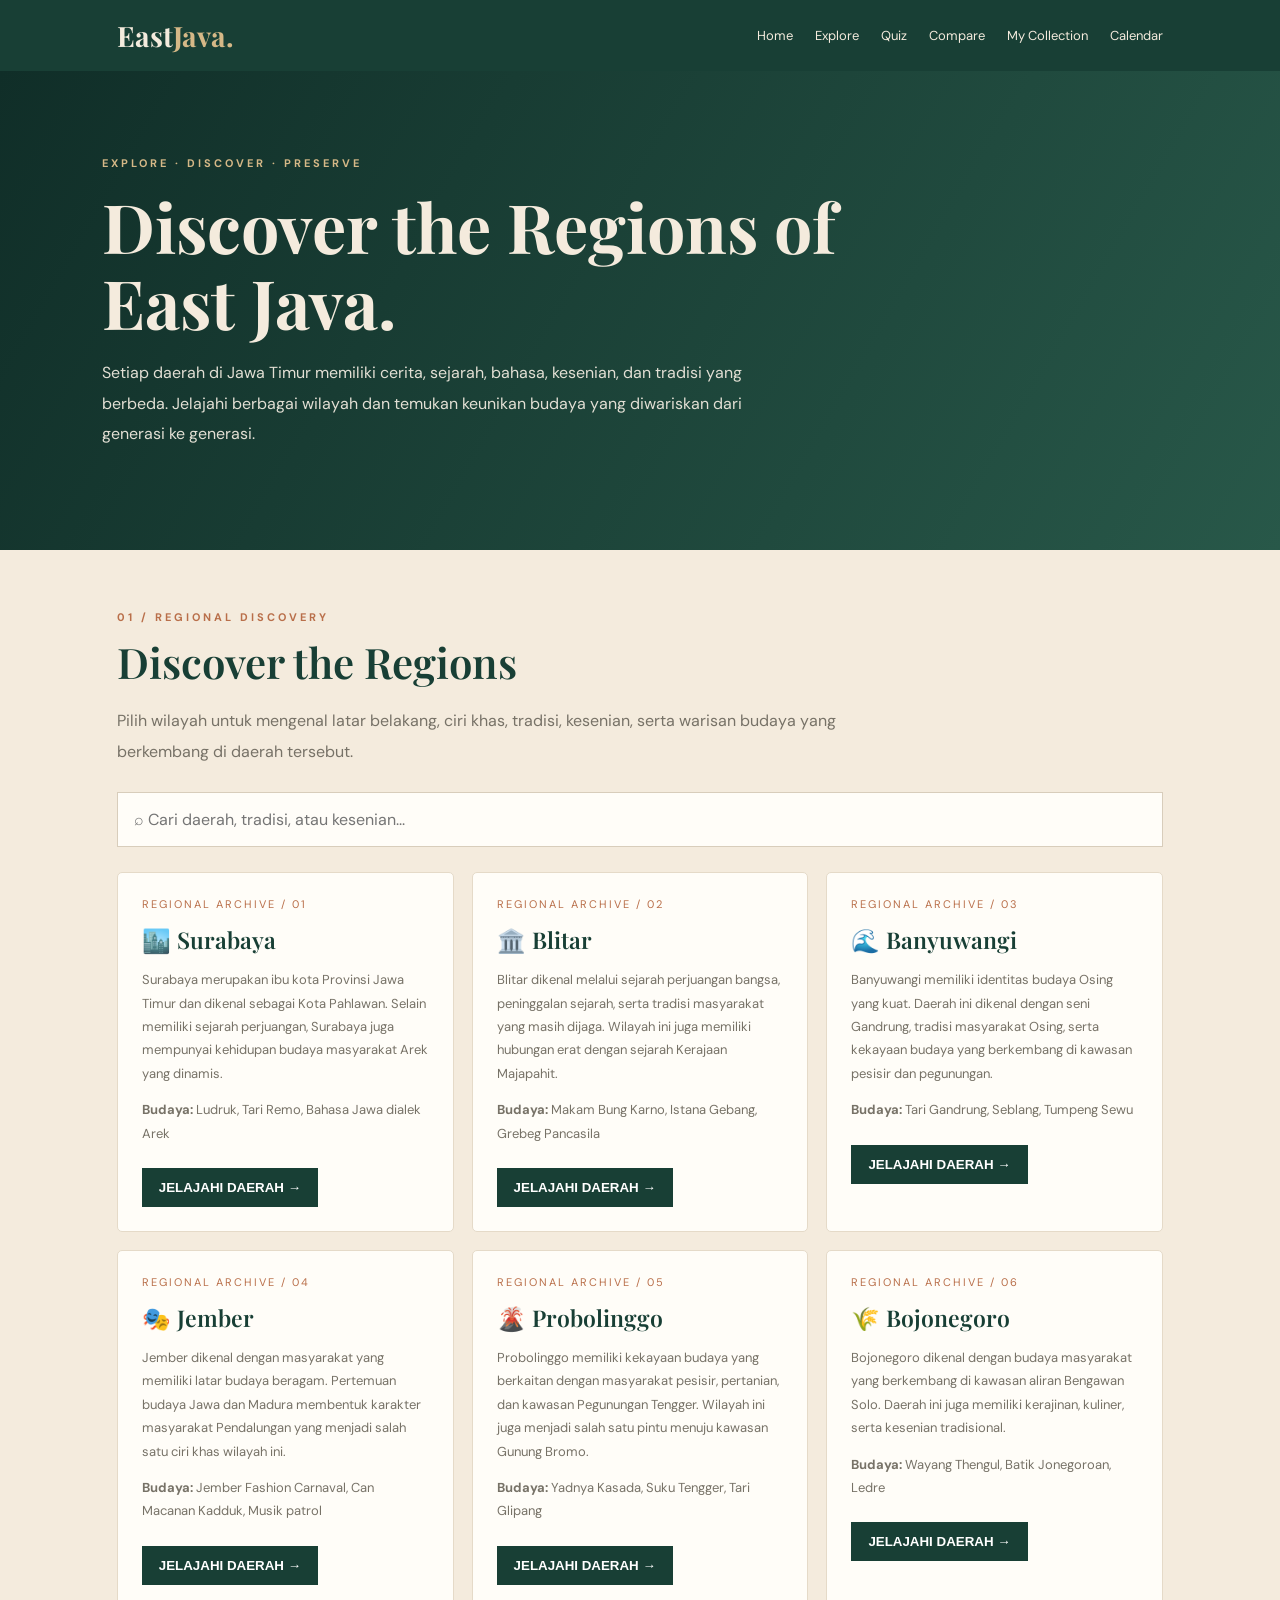
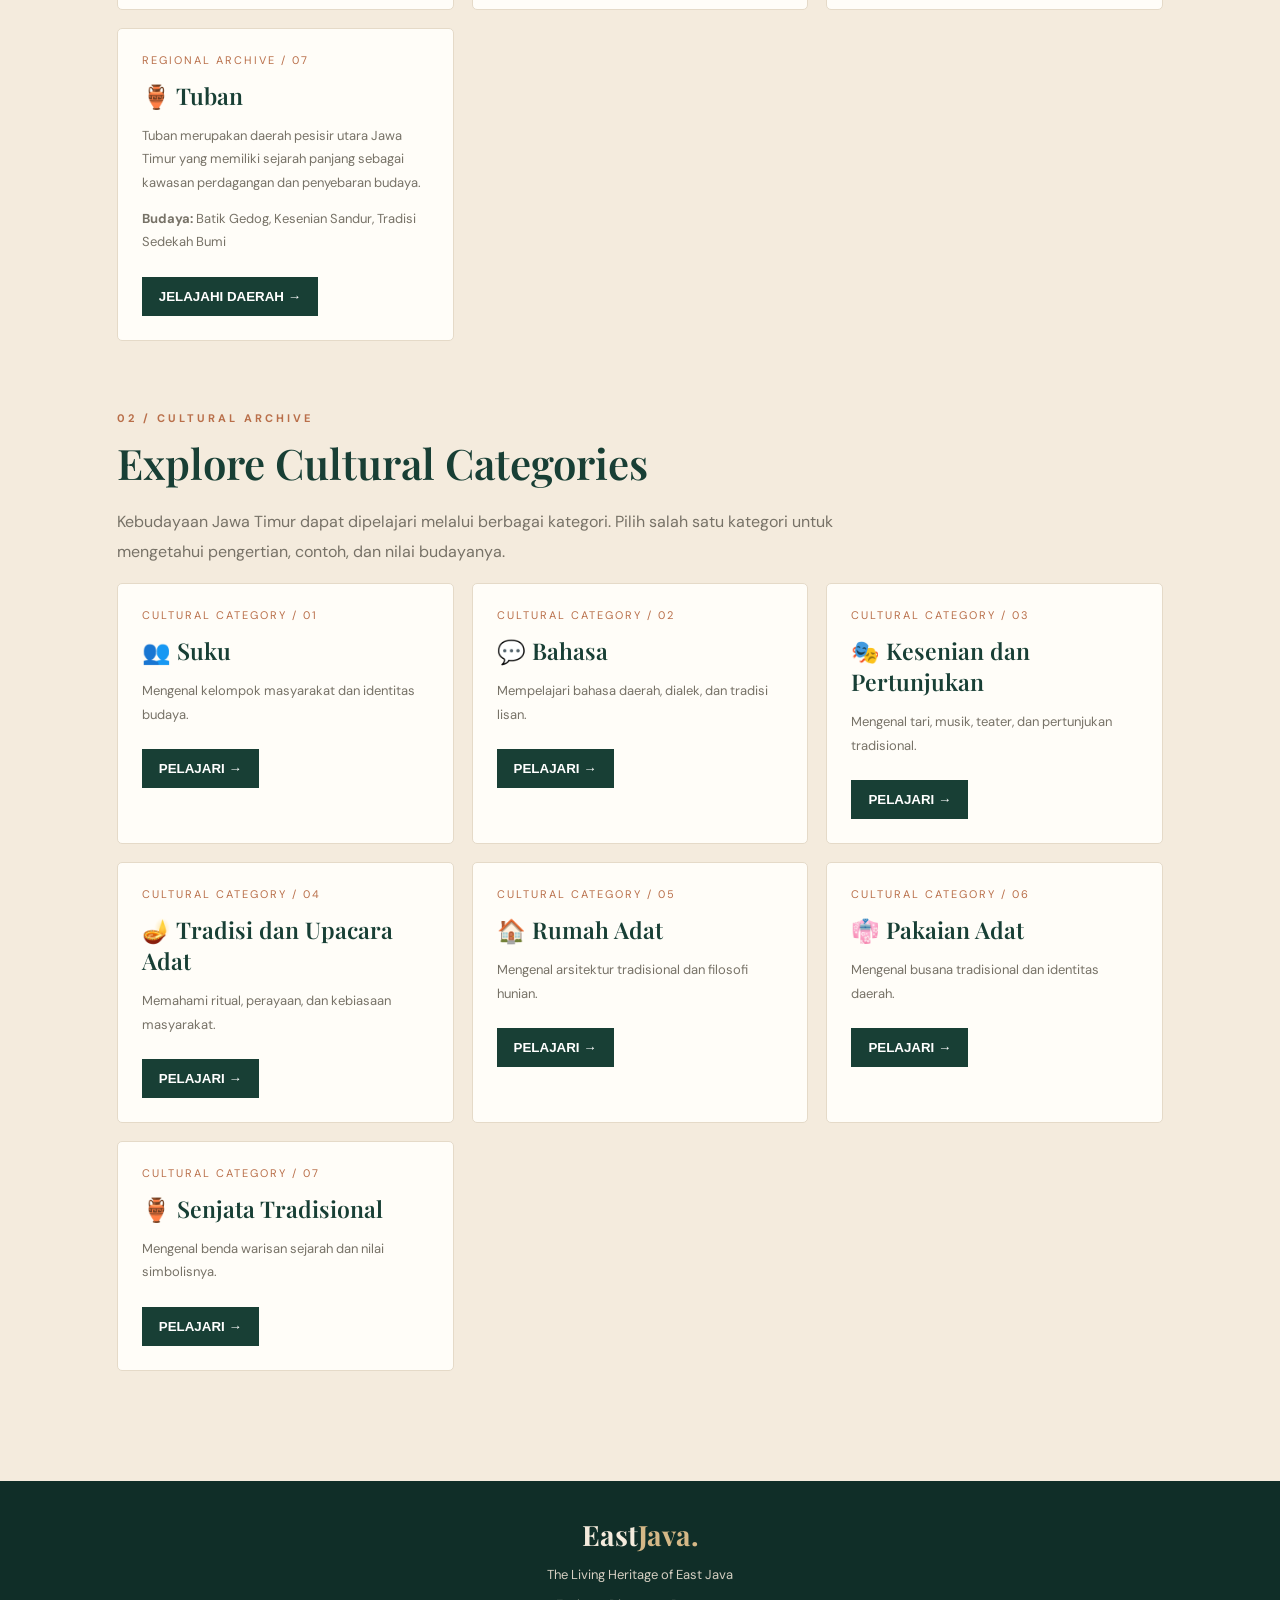
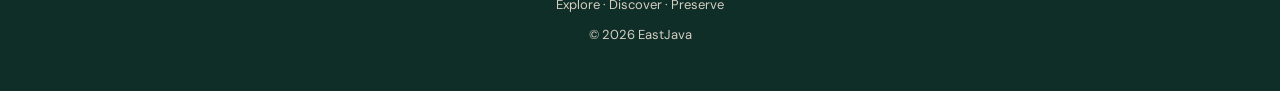
<file: explore.html>
<!DOCTYPE html>
<html lang="id">
<head>
<meta charset="UTF-8">
<meta name="viewport" content="width=device-width, initial-scale=1.0">
<title>Explore | EastJava</title>
<link href="https://fonts.googleapis.com/css2?family=DM+Sans:wght@400;500;600;700&family=Playfair+Display:wght@500;600;700&display=swap" rel="stylesheet">
<style>
:root{--green:#183F35;--ivory:#F4EBDD;--terra:#B96F4A;--gold:#D5B887;--ink:#292E29;--white:#fffdf8;--muted:#777267}
*{box-sizing:border-box;scroll-behavior:smooth}
body{margin:0;background:var(--ivory);color:var(--ink);font-family:'DM Sans',sans-serif}
header{background:var(--green);color:var(--ivory);position:sticky;top:0;z-index:10}
.nav{max-width:1200px;margin:auto;padding:17px 6%;display:flex;align-items:center;justify-content:space-between;gap:20px}
.logo{font:700 28px 'Playfair Display';color:var(--ivory);text-decoration:none}
.logo span{color:var(--gold)}
nav{display:flex;gap:22px;flex-wrap:wrap}
nav a{color:var(--ivory);text-decoration:none;font-size:13px}
nav a:hover{color:var(--gold)}
.menu{display:none;background:none;border:1px solid var(--gold);color:white;padding:8px}
.hero{padding:85px 8%;background:linear-gradient(120deg,#102e28,#285849);color:var(--ivory)}
.eyebrow{font-size:11px;letter-spacing:3px;color:var(--terra);font-weight:700;text-transform:uppercase}
.hero .eyebrow{color:var(--gold)}
.hero h1{font:700 clamp(40px,7vw,68px) 'Playfair Display';max-width:800px;line-height:1.12;margin:18px 0}
.hero p{max-width:700px;line-height:1.9;color:#e2dfd4}
main{max-width:1200px;margin:auto;padding:60px 6%}
h2{font:600 clamp(29px,4vw,42px) 'Playfair Display';color:var(--green);margin:10px 0}
.intro{color:var(--muted);line-height:1.9;max-width:780px}
.search{margin:25px 0}
.search input{width:100%;padding:16px;border:1px solid #d8cdbb;background:var(--white);font:inherit;outline:none}
.grid{display:grid;grid-template-columns:repeat(3,1fr);gap:18px}
.card{background:var(--white);border:1px solid #e5dac8;padding:24px;border-radius:5px;transition:.2s}
.card:hover{transform:translateY(-4px);box-shadow:0 12px 25px #183f3517}
.num{font-size:11px;letter-spacing:2px;color:var(--terra)}
.card h3{font:600 23px 'Playfair Display';color:var(--green);margin:13px 0}
.card p{font-size:13px;line-height:1.8;color:var(--muted)}
.card button,.btn{background:var(--green);color:white;border:0;padding:12px 17px;cursor:pointer;font-weight:700;margin-top:10px}
.card button:hover,.btn:hover{background:var(--terra)}
.section{margin-top:70px}
.detail{display:none;background:var(--white);border:1px solid #e5dac8;padding:30px;margin-top:25px}
.detail.active{display:block}
.back{border:0;background:transparent;color:var(--terra);font-weight:700;cursor:pointer;padding:8px 0}
.detail h2{margin-top:15px}
.detail h3{font:600 24px 'Playfair Display';color:var(--green)}
.detail p,.detail li{line-height:1.9;color:#625f56;font-size:14px}
.detail li{margin:7px 0}
.info{background:var(--ivory);padding:18px;margin:20px 0;border-left:3px solid var(--terra)}
.tags{display:flex;gap:8px;flex-wrap:wrap;margin-top:15px}
.tag{background:var(--ivory);padding:8px 12px;color:var(--green);font-size:12px}
.empty{display:none;padding:20px;background:var(--white);color:var(--muted)}
footer{background:#102e28;color:var(--ivory);text-align:center;padding:35px 6%;margin-top:50px}
footer p{font-size:13px;color:#d5cfc2}
@media(max-width:850px){.grid{grid-template-columns:repeat(2,1fr)}.menu{display:block}nav{display:none;position:absolute;top:65px;left:0;width:100%;background:var(--green);padding:20px;flex-direction:column}nav.open{display:flex}}
@media(max-width:550px){.grid{grid-template-columns:1fr}.hero{padding:60px 7%}main{padding:40px 6%}}
</style>
</head>
<body>

<header>
 <div class="nav">
  <a class="logo" href="index.html">East<span>Java.</span></a>
  <button class="menu" onclick="document.querySelector('nav').classList.toggle('open')">☰ Menu</button>
  <nav>
   <a href="index.html">Home</a>
   <a href="explore.html">Explore</a>
   <a href="quiz.html">Quiz</a>
   <a href="index.html#comparison">Compare</a>
   <a href="index.html#collection">My Collection</a>
   <a href="calendar.html">Calendar</a>
  </nav>
 </div>
</header>

<section class="hero">
 <div class="eyebrow">Explore · Discover · Preserve</div>
 <h1>Discover the Regions of East Java.</h1>
 <p>Setiap daerah di Jawa Timur memiliki cerita, sejarah, bahasa, kesenian, dan tradisi yang berbeda. Jelajahi berbagai wilayah dan temukan keunikan budaya yang diwariskan dari generasi ke generasi.</p>
</section>

<main>
 <section>
  <div class="eyebrow">01 / Regional Discovery</div>
  <h2>Discover the Regions</h2>
  <p class="intro">Pilih wilayah untuk mengenal latar belakang, ciri khas, tradisi, kesenian, serta warisan budaya yang berkembang di daerah tersebut.</p>
  <div class="search">
   <input id="regionSearch" placeholder="⌕ Cari daerah, tradisi, atau kesenian..." oninput="renderRegions()">
  </div>
  <div class="grid" id="regionGrid"></div>
  <div class="empty" id="regionEmpty">Daerah tidak ditemukan. Coba kata kunci lain.</div>
  <div class="detail" id="regionDetail">
   <button class="back" onclick="closeRegion()">← Kembali ke daftar daerah</button>
   <div id="regionContent"></div>
  </div>
 </section>

 <section class="section">
  <div class="eyebrow">02 / Cultural Archive</div>
  <h2>Explore Cultural Categories</h2>
  <p class="intro">Kebudayaan Jawa Timur dapat dipelajari melalui berbagai kategori. Pilih salah satu kategori untuk mengetahui pengertian, contoh, dan nilai budayanya.</p>
  <div class="grid" id="categoryGrid"></div>
  <div class="detail" id="categoryDetail">
   <button class="back" onclick="document.getElementById('categoryDetail').classList.remove('active')">← Kembali ke kategori</button>
   <div id="categoryContent"></div>
  </div>
 </section>
</main>

<footer>
 <div class="logo">East<span>Java.</span></div>
 <p>The Living Heritage of East Java</p>
 <p>Explore · Discover · Preserve</p>
 <p>© 2026 EastJava</p>
</footer>

<script>
const regions=[
{
 name:"Surabaya",area:"Kota Surabaya",icon:"🏙️",
 intro:"Surabaya merupakan ibu kota Provinsi Jawa Timur dan dikenal sebagai Kota Pahlawan. Selain memiliki sejarah perjuangan, Surabaya juga mempunyai kehidupan budaya masyarakat Arek yang dinamis.",
 history:"Surabaya berkembang sebagai kota pelabuhan dan pusat perdagangan. Pertemuan berbagai kelompok masyarakat membentuk kehidupan kota yang beragam. Karakter budaya Arek dikenal melalui bahasa sehari-hari, kesenian rakyat, dan semangat kebersamaan masyarakatnya.",
 culture:["Ludruk","Tari Remo","Bahasa Jawa dialek Arek","Festival Rujak Uleg","Surabaya Vaganza"],
 learning:"Budaya Surabaya memperlihatkan hubungan antara sejarah kota, kehidupan masyarakat, kesenian rakyat, dan perkembangan tradisi di lingkungan perkotaan.",
 places:"Kawasan Kota Lama, Tugu Pahlawan, dan berbagai ruang budaya di Surabaya."
},
{
 name:"Blitar",area:"Kota dan Kabupaten Blitar",icon:"🏛️",
 intro:"Blitar dikenal melalui sejarah perjuangan bangsa, peninggalan sejarah, serta tradisi masyarakat yang masih dijaga. Wilayah ini juga memiliki hubungan erat dengan sejarah Kerajaan Majapahit.",
 history:"Blitar memiliki sejumlah tempat bersejarah yang berkaitan dengan perjalanan bangsa Indonesia. Salah satu tokoh nasional yang memiliki hubungan kuat dengan Blitar adalah Ir. Soekarno. Selain itu, wilayah Blitar memiliki peninggalan sejarah dan tradisi masyarakat yang beragam.",
 culture:["Makam Bung Karno","Istana Gebang","Grebeg Pancasila","Candi Penataran","Tradisi Siraman Gong Kyai Pradah"],
 learning:"Blitar mengajarkan pentingnya mengenal sejarah, menghargai perjuangan, serta menjaga peninggalan budaya dan tradisi daerah.",
 places:"Makam Bung Karno, Istana Gebang, dan Candi Penataran."
},
{
 name:"Banyuwangi",area:"Kabupaten Banyuwangi",icon:"🌊",
 intro:"Banyuwangi memiliki identitas budaya Osing yang kuat. Daerah ini dikenal dengan seni Gandrung, tradisi masyarakat Osing, serta kekayaan budaya yang berkembang di kawasan pesisir dan pegunungan.",
 history:"Banyuwangi memiliki sejarah dan perkembangan budaya yang dipengaruhi kehidupan masyarakat Osing serta hubungan dengan wilayah lain. Kesenian dan tradisi lokal menjadi bagian penting dari identitas daerah.",
 culture:["Tari Gandrung","Seblang","Tumpeng Sewu","Petik Laut","Gandrung Sewu","Banyuwangi Ethno Carnival"],
 learning:"Banyuwangi menunjukkan bagaimana bahasa daerah, seni pertunjukan, tradisi, dan lingkungan dapat membentuk identitas budaya masyarakat.",
 places:"Desa Kemiren, Pantai Boom, dan kawasan budaya Banyuwangi."
},
{
 name:"Jember",area:"Kabupaten Jember",icon:"🎭",
 intro:"Jember dikenal dengan masyarakat yang memiliki latar budaya beragam. Pertemuan budaya Jawa dan Madura membentuk karakter masyarakat Pendalungan yang menjadi salah satu ciri khas wilayah ini.",
 history:"Jember berkembang melalui aktivitas pertanian, perkebunan, perdagangan, dan perpindahan penduduk. Interaksi masyarakat dari berbagai latar budaya membentuk kehidupan sosial yang beragam.",
 culture:["Jember Fashion Carnaval","Can Macanan Kadduk","Musik patrol","Budaya Pendalungan","Tradisi masyarakat perkebunan"],
 learning:"Jember memperlihatkan bagaimana pertemuan budaya dapat menghasilkan identitas lokal yang unik dan kreativitas dalam seni serta fesyen.",
 places:"Alun-alun Jember, kawasan kota, dan lokasi penyelenggaraan Jember Fashion Carnaval."
},
{
 name:"Probolinggo",area:"Kota dan Kabupaten Probolinggo",icon:"🌋",
 intro:"Probolinggo memiliki kekayaan budaya yang berkaitan dengan masyarakat pesisir, pertanian, dan kawasan Pegunungan Tengger. Wilayah ini juga menjadi salah satu pintu menuju kawasan Gunung Bromo.",
 history:"Kondisi geografis Probolinggo membentuk kehidupan masyarakat yang beragam. Di wilayah sekitar Bromo, masyarakat Tengger mempertahankan tradisi dan pengetahuan lokal yang diwariskan secara turun-temurun.",
 culture:["Yadnya Kasada","Suku Tengger","Tari Glipang","Tradisi masyarakat pesisir","Kesenian lokal Probolinggo"],
 learning:"Probolinggo memperlihatkan hubungan antara kebudayaan, kondisi alam, kehidupan masyarakat, dan pelestarian tradisi.",
 places:"Kawasan Bromo, wilayah Tengger, dan kawasan pesisir Probolinggo."
},
{
 name:"Bojonegoro",area:"Kabupaten Bojonegoro",icon:"🌾",
 intro:"Bojonegoro dikenal dengan budaya masyarakat yang berkembang di kawasan aliran Bengawan Solo. Daerah ini juga memiliki kerajinan, kuliner, serta kesenian tradisional.",
 history:"Kehidupan masyarakat Bojonegoro berkaitan dengan pertanian, sungai, dan aktivitas ekonomi lokal. Warisan budaya berkembang melalui kesenian rakyat, kerajinan, serta tradisi masyarakat desa.",
 culture:["Wayang Thengul","Batik Jonegoroan","Ledre","Tradisi masyarakat desa","Festival budaya daerah"],
 learning:"Bojonegoro memperlihatkan pentingnya menjaga kerajinan lokal, kesenian tradisional, dan pengetahuan masyarakat yang berkaitan dengan lingkungan.",
 places:"Sentra kerajinan lokal, kawasan Bengawan Solo, dan pusat kegiatan budaya Bojonegoro."
},
{
 name:"Tuban",area:"Kabupaten Tuban",icon:"🏺",
 intro:"Tuban merupakan daerah pesisir utara Jawa Timur yang memiliki sejarah panjang sebagai kawasan perdagangan dan penyebaran budaya.",
 history:"Letak Tuban di pesisir utara membuat wilayah ini menjadi tempat pertemuan masyarakat dari berbagai daerah. Pengaruh sejarah perdagangan dapat dilihat melalui peninggalan sejarah, kerajinan, dan tradisi masyarakat.",
 culture:["Batik Gedog","Kesenian Sandur","Tradisi Sedekah Bumi","Kerajinan lokal","Budaya masyarakat pesisir"],
 learning:"Tuban mengajarkan bahwa letak geografis dan hubungan perdagangan dapat memengaruhi perkembangan budaya suatu daerah.",
 places:"Kawasan Kota Tuban, sentra Batik Gedog, dan kawasan budaya pesisir."
}
];

const categories=[
{name:"Suku",icon:"👥",desc:"Mengenal kelompok masyarakat dan identitas budaya.",detail:"Jawa Timur memiliki masyarakat dengan latar budaya yang beragam, antara lain masyarakat Jawa, Madura, Osing, Tengger, dan Bawean. Setiap kelompok memiliki sejarah, bahasa, kebiasaan, serta tradisi yang menjadi bagian dari identitasnya.",examples:"Masyarakat Jawa, Madura, Osing, Tengger, dan Bawean."},
{name:"Bahasa",icon:"💬",desc:"Mempelajari bahasa daerah, dialek, dan tradisi lisan.",detail:"Bahasa daerah menjadi sarana komunikasi sekaligus penyimpan pengetahuan dan identitas masyarakat. Variasi bahasa dan dialek berkembang sesuai sejarah serta interaksi masyarakat di setiap wilayah.",examples:"Bahasa Jawa, bahasa Madura, bahasa Osing, dan dialek Tengger."},
{name:"Kesenian dan Pertunjukan",icon:"🎭",desc:"Mengenal tari, musik, teater, dan pertunjukan tradisional.",detail:"Kesenian merupakan bentuk ekspresi masyarakat melalui gerak, musik, cerita, kostum, dan pertunjukan. Selain menjadi hiburan, kesenian juga dapat menyampaikan pesan sosial dan nilai budaya.",examples:"Reog Ponorogo, Ludruk, Tari Remo, Gandrung, Wayang Topeng Malangan, dan Dongkrek."},
{name:"Tradisi dan Upacara Adat",icon:"🪔",desc:"Memahami ritual, perayaan, dan kebiasaan masyarakat.",detail:"Tradisi dan upacara adat diwariskan dari generasi ke generasi. Kegiatan tersebut dapat berkaitan dengan rasa syukur, kehidupan sosial, lingkungan, dan penghormatan terhadap warisan leluhur.",examples:"Yadnya Kasada, Petik Laut, Seblang, Karapan Sapi, dan Grebeg Suro."},
{name:"Rumah Adat",icon:"🏠",desc:"Mengenal arsitektur tradisional dan filosofi hunian.",detail:"Rumah tradisional menunjukkan cara masyarakat menyesuaikan hunian dengan lingkungan, kebutuhan keluarga, dan nilai sosial. Bentuk bangunan serta tata ruang dapat berbeda menurut daerah.",examples:"Rumah Joglo, rumah tradisional Osing, dan pola permukiman Tanean Lanjang."},
{name:"Pakaian Adat",icon:"👘",desc:"Mengenal busana tradisional dan identitas daerah.",detail:"Pakaian adat merupakan bagian dari identitas budaya. Bentuk, warna, motif, bahan, dan aksesori dapat menunjukkan asal daerah maupun jenis acara.",examples:"Pesa'an Madura, busana Cak dan Ning Surabaya, busana pengantin Jawa, dan busana Osing."},
{name:"Senjata Tradisional",icon:"🏺",desc:"Mengenal benda warisan sejarah dan nilai simbolisnya.",detail:"Benda tradisional dapat dipelajari sebagai bagian dari sejarah material, seni kerajinan, dan identitas daerah. Pembahasan berfokus pada asal-usul, nilai sejarah, dan pelestarian benda budaya.",examples:"Keris dan berbagai artefak pusaka daerah sebagai warisan sejarah."}
];

function renderRegions(){
 const q=document.getElementById("regionSearch").value.toLowerCase();
 const grid=document.getElementById("regionGrid");
 grid.innerHTML="";
 const filtered=regions.filter(r=>(r.name+" "+r.intro+" "+r.culture.join(" ")).toLowerCase().includes(q));
 filtered.forEach((r,i)=>{
  const card=document.createElement("article");
  card.className="card";
  card.innerHTML=`<div class="num">REGIONAL ARCHIVE / ${String(regions.indexOf(r)+1).padStart(2,"0")}</div><h3>${r.icon} ${r.name}</h3><p>${r.intro}</p><p><b>Budaya:</b> ${r.culture.slice(0,3).join(", ")}</p><button onclick="openRegion('${r.name}')">JELAJAHI DAERAH →</button>`;
  grid.appendChild(card);
 });
 document.getElementById("regionEmpty").style.display=filtered.length?"none":"block";
}
function openRegion(name){
 const r=regions.find(x=>x.name===name);
 document.getElementById("regionDetail").classList.add("active");
 document.getElementById("regionContent").innerHTML=`
 <div class="eyebrow">REGIONAL PROFILE</div>
 <h2>${r.icon} ${r.name}</h2>
 <p><b>${r.area}</b></p>
 <h3>Gambaran Umum</h3><p>${r.intro}</p>
 <h3>Sejarah dan Latar Belakang</h3><p>${r.history}</p>
 <h3>Warisan Budaya dan Tradisi</h3><div class="tags">${r.culture.map(x=>`<span class="tag">${x}</span>`).join("")}</div>
 <h3>Hal yang Bisa Dipelajari</h3><p>${r.learning}</p>
 <div class="info"><b>Tempat yang berkaitan:</b><br>${r.places}</div>`;
 document.getElementById("regionDetail").scrollIntoView({behavior:"smooth",block:"start"});
}
function closeRegion(){document.getElementById("regionDetail").classList.remove("active")}
function renderCategories(){
 const grid=document.getElementById("categoryGrid");
 categories.forEach((c,i)=>{
  const card=document.createElement("article");
  card.className="card";
  card.innerHTML=`<div class="num">CULTURAL CATEGORY / ${String(i+1).padStart(2,"0")}</div><h3>${c.icon} ${c.name}</h3><p>${c.desc}</p><button onclick="openCategory(${i})">PELAJARI →</button>`;
  grid.appendChild(card);
 });
}
function openCategory(i){
 const c=categories[i];
 document.getElementById("categoryDetail").classList.add("active");
 document.getElementById("categoryContent").innerHTML=`
 <div class="eyebrow">CULTURAL CATEGORY</div>
 <h2>${c.icon} ${c.name}</h2>
 <h3>Penjelasan</h3><p>${c.detail}</p>
 <h3>Contoh di Jawa Timur</h3><div class="info">${c.examples}</div>`;
 document.getElementById("categoryDetail").scrollIntoView({behavior:"smooth",block:"start"});
}
renderRegions();
renderCategories();
</script>
</body>
</html>
</file>
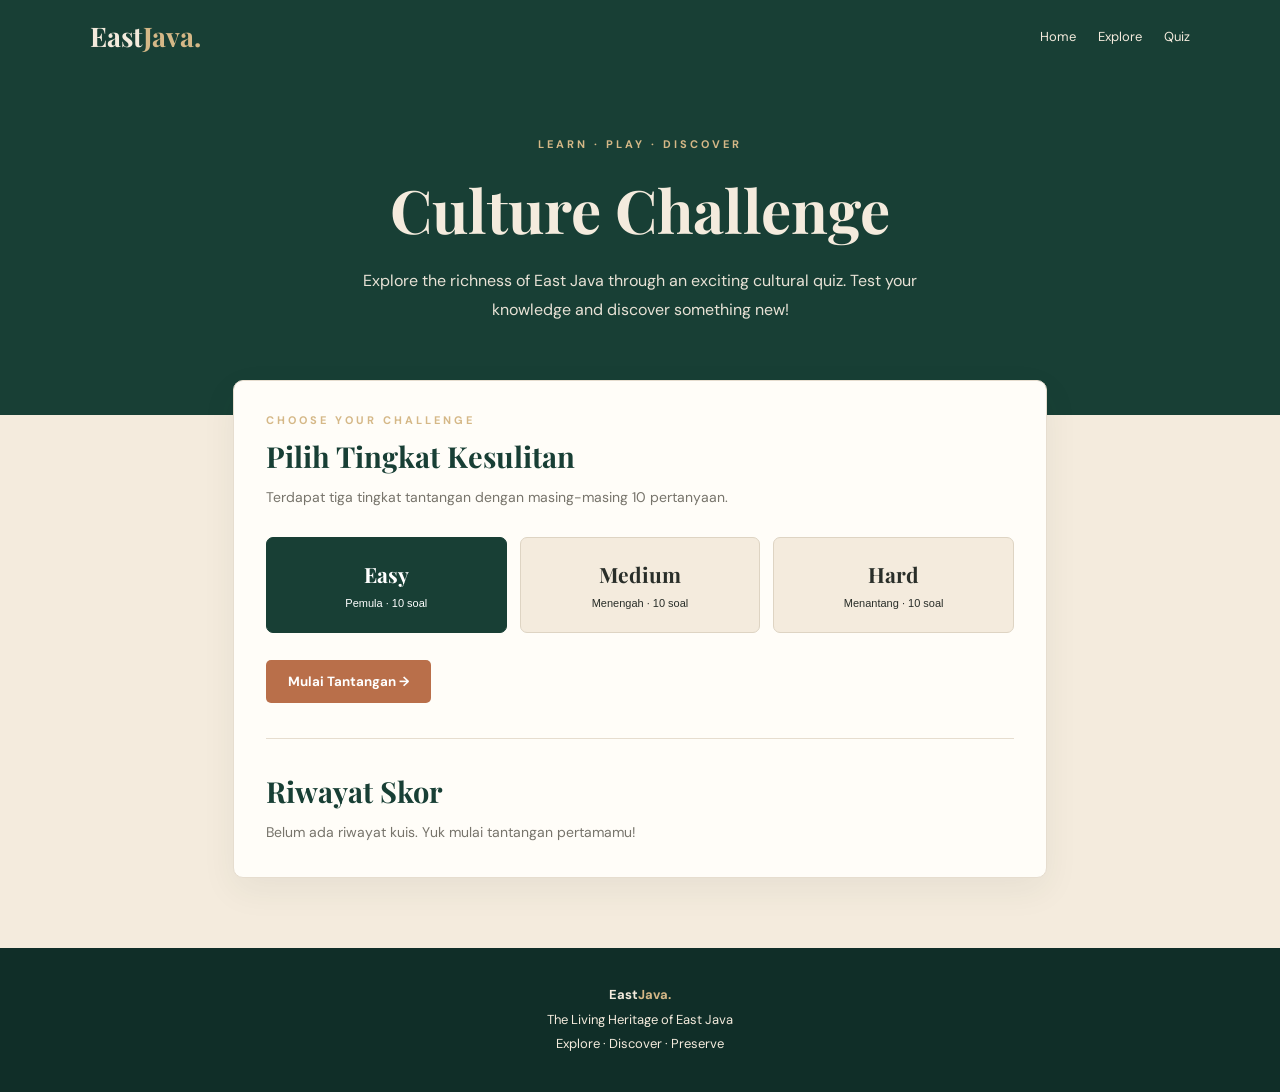
<file: quiz.html>
<!DOCTYPE html>
<html lang="id">
<head>
<meta charset="UTF-8">
<meta name="viewport" content="width=device-width, initial-scale=1.0">
<title>EastJava | Culture Quiz</title>

<link href="https://fonts.googleapis.com/css2?family=DM+Sans:wght@400;500;600;700&family=Playfair+Display:wght@500;600;700&display=swap" rel="stylesheet">

<style>
* {
  box-sizing: border-box;
  margin: 0;
  padding: 0;
}

:root {
  --green: #183f35;
  --ivory: #f4ebdd;
  --terracotta: #b96f4a;
  --gold: #d5b887;
  --ink: #292e29;
  --white: #fffdf8;
}

body {
  background: var(--ivory);
  color: var(--ink);
  font-family: 'DM Sans', sans-serif;
}

header {
  background: var(--green);
  padding: 18px 7%;
}

.nav {
  max-width: 1100px;
  margin: auto;
  display: flex;
  justify-content: space-between;
  align-items: center;
  gap: 20px;
}

.logo {
  color: var(--ivory);
  font-family: 'Playfair Display', serif;
  font-size: 27px;
  font-weight: bold;
  text-decoration: none;
}

.logo span {
  color: var(--gold);
}

nav {
  display: flex;
  gap: 22px;
}

nav a {
  color: var(--ivory);
  text-decoration: none;
  font-size: 13px;
}

nav a:hover {
  color: var(--gold);
}

.hero {
  background: var(--green);
  color: var(--ivory);
  text-align: center;
  padding: 65px 20px 90px;
}

.eyebrow {
  color: var(--gold);
  font-size: 11px;
  letter-spacing: 3px;
  font-weight: bold;
  text-transform: uppercase;
}

.hero h1 {
  font-family: 'Playfair Display', serif;
  font-size: clamp(38px, 6vw, 60px);
  margin: 18px 0;
}

.hero p {
  max-width: 570px;
  margin: auto;
  line-height: 1.8;
  color: #e8e2d6;
}

main {
  max-width: 850px;
  margin: -35px auto 70px;
  padding: 0 18px;
}

.card {
  background: var(--white);
  border: 1px solid #e6ddcf;
  border-radius: 10px;
  padding: 32px;
  box-shadow: 0 12px 35px #183f3510;
}

h2 {
  font-family: 'Playfair Display', serif;
  color: var(--green);
  font-size: 29px;
  margin: 10px 0;
}

.description {
  color: #77746b;
  font-size: 14px;
  line-height: 1.8;
}

.levels {
  display: grid;
  grid-template-columns: repeat(3, 1fr);
  gap: 13px;
  margin: 27px 0;
}

.level {
  border: 1px solid #ded4c3;
  background: var(--ivory);
  padding: 22px 10px;
  border-radius: 7px;
  cursor: pointer;
  color: var(--ink);
}

.level strong {
  display: block;
  font-family: 'Playfair Display', serif;
  font-size: 21px;
  margin-bottom: 7px;
}

.level small {
  font-size: 11px;
}

.level.active,
.level:hover {
  background: var(--green);
  color: white;
  border-color: var(--green);
}

.btn {
  border: none;
  background: var(--terracotta);
  color: white;
  padding: 13px 22px;
  border-radius: 5px;
  cursor: pointer;
  font-weight: bold;
  font-family: inherit;
}

.btn:hover {
  opacity: .9;
}

.outline {
  background: transparent;
  color: var(--green);
  border: 1px solid var(--green);
}

.hidden {
  display: none !important;
}

.quiz-info {
  display: flex;
  justify-content: space-between;
  gap: 12px;
  flex-wrap: wrap;
  font-size: 13px;
  font-weight: bold;
  color: var(--green);
}

.progress {
  width: 100%;
  height: 8px;
  background: #e9e1d4;
  border-radius: 20px;
  overflow: hidden;
  margin: 18px 0 28px;
}

.progress-bar {
  height: 100%;
  width: 0;
  background: var(--terracotta);
  transition: .3s;
}

.question-number {
  color: var(--terracotta);
  font-size: 12px;
  font-weight: bold;
  letter-spacing: 1px;
}

.question {
  font-family: 'Playfair Display', serif;
  font-size: 25px;
  color: var(--green);
  line-height: 1.5;
  margin: 15px 0 25px;
}

.options {
  display: grid;
  gap: 12px;
}

.option {
  padding: 15px;
  border: 1px solid #e1d7c7;
  background: var(--ivory);
  color: var(--ink);
  border-radius: 6px;
  text-align: left;
  cursor: pointer;
  font-family: inherit;
  font-size: 14px;
}

.option:hover:not(:disabled) {
  border-color: var(--green);
}

.option:disabled {
  cursor: default;
}

.option.correct {
  background: #e0eee2;
  border-color: #52865b;
}

.option.wrong {
  background: #f7e3dc;
  border-color: var(--terracotta);
}

.feedback {
  margin-top: 18px;
  padding: 16px;
  border-radius: 6px;
  font-size: 14px;
  line-height: 1.7;
}

.feedback.good {
  background: #e0eee2;
  color: #24542d;
}

.feedback.bad {
  background: #f7e3dc;
  color: #8d432b;
}

.actions {
  display: flex;
  justify-content: space-between;
  gap: 12px;
  margin-top: 24px;
}

.result {
  text-align: center;
  padding: 20px 0;
}

.score {
  width: 145px;
  height: 145px;
  border-radius: 50%;
  background: var(--green);
  border: 7px solid var(--gold);
  color: white;
  display: grid;
  place-items: center;
  font-family: 'Playfair Display', serif;
  font-size: 37px;
  margin: 25px auto;
}

.history {
  margin-top: 35px;
  border-top: 1px solid #e6ddcf;
  padding-top: 23px;
}

.history-row {
  display: flex;
  justify-content: space-between;
  gap: 12px;
  padding: 12px 0;
  border-bottom: 1px solid #eee6da;
  font-size: 13px;
}

footer {
  background: #102e28;
  color: var(--ivory);
  text-align: center;
  padding: 35px 20px;
  line-height: 1.9;
  font-size: 13px;
}

footer span {
  color: var(--gold);
}

@media(max-width: 600px) {
  .nav {
    flex-direction: column;
  }

  nav {
    gap: 16px;
  }

  .levels {
    grid-template-columns: 1fr;
  }

  .card {
    padding: 22px;
  }

  .question {
    font-size: 22px;
  }
}
</style>
</head>

<body>

<header>
  <div class="nav">
    <a href="index.html" class="logo">East<span>Java.</span></a>

    <nav>
      <a href="index.html">Home</a>
      <a href="explore.html">Explore</a>
      <a href="quiz.html">Quiz</a>
    </nav>
  </div>
</header>

<section class="hero">
  <div class="eyebrow">Learn · Play · Discover</div>
  <h1>Culture Challenge</h1>
  <p>
    Explore the richness of East Java through an exciting cultural quiz.
    Test your knowledge and discover something new!
  </p>
</section>

<main>
  <div class="card">

    <section id="menu">
      <div class="eyebrow">Choose your challenge</div>
      <h2>Pilih Tingkat Kesulitan</h2>
      <p class="description">
        Terdapat tiga tingkat tantangan dengan masing-masing 10 pertanyaan.
      </p>

      <div class="levels">
        <button class="level active" data-level="easy">
          <strong>Easy</strong>
          <small>Pemula · 10 soal</small>
        </button>

        <button class="level" data-level="medium">
          <strong>Medium</strong>
          <small>Menengah · 10 soal</small>
        </button>

        <button class="level" data-level="hard">
          <strong>Hard</strong>
          <small>Menantang · 10 soal</small>
        </button>
      </div>

      <button class="btn" id="start">Mulai Tantangan →</button>

      <div class="history">
        <h2>Riwayat Skor</h2>
        <div id="historyList" class="description"></div>
      </div>
    </section>

    <section id="game" class="hidden">
      <div class="quiz-info">
        <span id="levelName">EASY LEVEL</span>
        <span id="scoreText">Skor: 0</span>
      </div>

      <div class="progress">
        <div class="progress-bar" id="progressBar"></div>
      </div>

      <div class="question-number" id="number"></div>
      <div class="question" id="question"></div>

      <div class="options" id="options"></div>

      <div id="feedback" class="feedback hidden"></div>

      <div class="actions">
        <button class="btn outline" id="exit">Keluar</button>
        <button class="btn hidden" id="next">Soal Berikutnya →</button>
      </div>
    </section>

    <section id="result" class="hidden">
      <div class="result">
        <div class="eyebrow">Challenge completed</div>
        <h2 id="resultTitle">Well Done!</h2>
        <div class="score" id="finalScore">0</div>
        <p class="description" id="resultMessage"></p>
        <p id="resultDetail" style="margin:18px 0"></p>

        <button class="btn" id="retry">Ulangi Kuis</button>
        <button class="btn outline" id="back">Pilih Level Lain</button>
      </div>
    </section>

  </div>
</main>

<footer>
  <strong>East<span>Java.</span></strong>
  <p>The Living Heritage of East Java</p>
  <p>Explore · Discover · Preserve</p>
</footer>

<script>
const data = {
  easy: [
    {q:"Reog Ponorogo berasal dari daerah mana?",o:["Ponorogo","Surabaya","Blitar","Malang"],a:0,e:"Reog Ponorogo merupakan kesenian tradisional dari Ponorogo."},
    {q:"Karapan Sapi merupakan tradisi dari...",o:["Banyuwangi","Madura","Kediri","Madiun"],a:1,e:"Karapan Sapi merupakan tradisi perlombaan sapi yang dikenal dari Madura."},
    {q:"Tari Remo merupakan kesenian tradisional dari...",o:["Bali","Sumatera Barat","Kalimantan","Jawa Timur"],a:3,e:"Tari Remo merupakan salah satu tarian tradisional Jawa Timur."},
    {q:"Kota yang dikenal dengan kesenian Reog adalah...",o:["Blitar","Ponorogo","Jember","Pasuruan"],a:1,e:"Ponorogo dikenal sebagai daerah asal Reog Ponorogo."},
    {q:"Seblang merupakan tradisi yang dikenal dari...",o:["Banyuwangi","Madiun","Tuban","Ngawi"],a:0,e:"Seblang merupakan tradisi masyarakat Osing di Banyuwangi."},
    {q:"Ludruk merupakan seni pertunjukan berupa...",o:["Drama tradisional","Seni lukis","Musik elektronik","Tari modern"],a:0,e:"Ludruk merupakan seni pertunjukan drama tradisional Jawa Timur."},
    {q:"Bahasa Madura banyak digunakan di wilayah...",o:["Jawa Barat","Bali","Madura","Kalimantan"],a:2,e:"Bahasa Madura digunakan oleh masyarakat Madura dan komunitas penuturnya."},
    {q:"Upacara Yadnya Kasada berkaitan dengan masyarakat...",o:["Tengger","Osing","Madura","Pandalungan"],a:0,e:"Yadnya Kasada merupakan upacara adat masyarakat Tengger."},
    {q:"Tari Gandrung terkenal berasal dari...",o:["Banyuwangi","Ponorogo","Mojokerto","Lamongan"],a:0,e:"Tari Gandrung merupakan kesenian khas Banyuwangi."},
    {q:"Suku Osing dikenal sebagai masyarakat yang berasal dari...",o:["Banyuwangi","Surabaya","Madiun","Kediri"],a:0,e:"Masyarakat Osing dikenal berasal dari Banyuwangi."}
  ],

  medium: [
    {q:"Alat musik tradisional yang dimainkan dengan cara dipukul adalah...",o:["Kendang","Suling","Sasando","Rebab"],a:0,e:"Kendang dimainkan dengan cara dipukul menggunakan tangan."},
    {q:"Jawa Timur terletak di bagian timur Pulau...",o:["Jawa","Sumatera","Kalimantan","Sulawesi"],a:0,e:"Jawa Timur berada di bagian timur Pulau Jawa."},
    {q:"Ludruk umumnya menggunakan bahasa...",o:["Jawa dengan dialek setempat","Sunda","Minang","Batak"],a:0,e:"Ludruk menggunakan bahasa Jawa dengan ragam dialek setempat."},
    {q:"Gunung Bromo berada di kawasan pegunungan...",o:["Tengger","Dieng","Merapi","Sewu"],a:0,e:"Gunung Bromo berada di kawasan Pegunungan Tengger."},
    {q:"Topeng Malangan merupakan kesenian tradisional dari...",o:["Malang","Banyuwangi","Madura","Tuban"],a:0,e:"Topeng Malangan merupakan kesenian tradisional dari Malang."},
    {q:"Masyarakat Osing dikenal berasal dari...",o:["Banyuwangi","Ngawi","Madiun","Tuban"],a:0,e:"Masyarakat Osing merupakan kelompok masyarakat yang dikenal di Banyuwangi."},
    {q:"Seblang dikenal sebagai tradisi masyarakat...",o:["Tengger","Osing","Madura","Tuban"],a:1,e:"Seblang dikenal sebagai tradisi masyarakat Osing di Banyuwangi."},
    {q:"Ludruk termasuk jenis seni...",o:["Drama tradisional","Kerajinan","Arsitektur","Pakaian"],a:0,e:"Ludruk merupakan seni pertunjukan drama tradisional."},
    {q:"Tanean Lanjhang merupakan pola permukiman tradisional masyarakat...",o:["Osing","Madura","Tengger","Betawi"],a:1,e:"Tanean Lanjhang merupakan pola permukiman tradisional masyarakat Madura."},
    {q:"Tari Gandrung berkaitan erat dengan budaya masyarakat...",o:["Osing","Tengger","Mataraman","Madura"],a:0,e:"Tari Gandrung merupakan salah satu identitas budaya masyarakat Osing."}
  ],

  hard: [
    {q:"Upacara Kasada dilaksanakan oleh masyarakat...",o:["Osing","Tengger","Madura","Pandalungan"],a:1,e:"Upacara Kasada merupakan tradisi masyarakat Tengger."},
    {q:"Bahasa Osing menjadi salah satu identitas bahasa masyarakat...",o:["Banyuwangi","Ponorogo","Pacitan","Madiun"],a:0,e:"Bahasa Osing dikenal sebagai bahasa masyarakat Osing di Banyuwangi."},
    {q:"Properti utama yang terkenal dalam pertunjukan Reog Ponorogo adalah...",o:["Dadak merak","Perahu layar","Wayang golek","Angklung"],a:0,e:"Dadak merak merupakan properti yang paling dikenal dalam pertunjukan Reog Ponorogo."},
    {q:"Topeng Malangan sering digunakan dalam pertunjukan...",o:["Wayang topeng","Karapan sapi","Ludruk modern","Jaranan Madura"],a:0,e:"Topeng Malangan merupakan bagian dari seni pertunjukan wayang topeng."},
    {q:"Karapan Sapi merupakan tradisi berupa...",o:["Perlombaan sapi","Perlombaan kuda","Balap perahu","Lomba kerbau"],a:0,e:"Karapan Sapi merupakan tradisi perlombaan sapi yang dikenal di Madura."},
    {q:"Masyarakat Tengger banyak tinggal di kawasan sekitar...",o:["Gunung Bromo","Gunung Merapi","Gunung Rinjani","Gunung Kerinci"],a:0,e:"Masyarakat Tengger dikenal tinggal di kawasan Pegunungan Bromo-Tengger."},
    {q:"Jaranan merupakan kesenian pertunjukan yang menggunakan properti...",o:["Kuda tiruan","Perahu kayu","Topeng singa","Boneka tangan"],a:0,e:"Jaranan menggunakan properti berbentuk kuda tiruan."},
    {q:"Tari Remo dikenal sebagai salah satu tarian...",o:["Penyambutan","Perang Papua","Klasik Bali","Melayu"],a:0,e:"Tari Remo dikenal sebagai tarian penyambutan dalam tradisi pertunjukan Jawa Timur."},
    {q:"Tanean Lanjhang berasal dari tradisi permukiman masyarakat...",o:["Madura","Osing","Tengger","Betawi"],a:0,e:"Tanean Lanjhang merupakan pola permukiman tradisional masyarakat Madura."},
    {q:"Ludruk dikenal sebagai pertunjukan yang mengangkat cerita...",o:["Kehidupan sehari-hari","Mitologi Yunani","Kehidupan kerajaan Eropa","Cerita luar angkasa"],a:0,e:"Ludruk dikenal dengan dialog, humor, dan cerita kehidupan masyarakat."}
  ]
};

let level = "easy";
let questions = [];
let index = 0;
let score = 0;
let answered = false;

const menu = document.getElementById("menu");
const game = document.getElementById("game");
const result = document.getElementById("result");

document.querySelectorAll(".level").forEach(button => {
  button.addEventListener("click", function() {
    document.querySelectorAll(".level").forEach(b => b.classList.remove("active"));
    this.classList.add("active");
    level = this.dataset.level;
  });
});

document.getElementById("start").addEventListener("click", startQuiz);

function startQuiz() {
  questions = data[level].slice();
  index = 0;
  score = 0;
  answered = false;

  menu.classList.add("hidden");
  result.classList.add("hidden");
  game.classList.remove("hidden");

  document.getElementById("levelName").textContent = level.toUpperCase() + " LEVEL";

  showQuestion();
}

function showQuestion() {
  answered = false;

  const item = questions[index];

  document.getElementById("number").textContent =
    "QUESTION " + (index + 1) + " / " + questions.length;

  document.getElementById("question").textContent = item.q;
  document.getElementById("scoreText").textContent = "Skor: " + score;

  document.getElementById("progressBar").style.width =
    (index / questions.length * 100) + "%";

  const options = document.getElementById("options");
  options.innerHTML = "";

  document.getElementById("feedback").className = "feedback hidden";
  document.getElementById("next").classList.add("hidden");

  item.o.forEach((choice, i) => {
    const button = document.createElement("button");
    button.className = "option";
    button.textContent = String.fromCharCode(65 + i) + ". " + choice;

    button.addEventListener("click", function() {
      checkAnswer(i, button);
    });

    options.appendChild(button);
  });
}

function checkAnswer(choice, clicked) {
  if (answered) return;
  answered = true;

  const item = questions[index];
  const buttons = document.querySelectorAll(".option");
  const feedback = document.getElementById("feedback");

  buttons.forEach((button, i) => {
    button.disabled = true;

    if (i === item.a) {
      button.classList.add("correct");
    }
  });

  if (choice === item.a) {
    score += 10;
    feedback.textContent = "✓ Jawaban benar! " + item.e;
    feedback.className = "feedback good";
  } else {
    clicked.classList.add("wrong");
    feedback.textContent = "Belum tepat. Jawaban yang benar: " +
      item.o[item.a] + ". " + item.e;
    feedback.className = "feedback bad";
  }

  document.getElementById("scoreText").textContent = "Skor: " + score;

  document.getElementById("next").textContent =
    index === questions.length - 1 ? "Lihat Hasil →" : "Soal Berikutnya →";

  document.getElementById("next").classList.remove("hidden");
}

document.getElementById("next").addEventListener("click", function() {
  index++;

  if (index < questions.length) {
    showQuestion();
  } else {
    showResult();
  }
});

function showResult() {
  game.classList.add("hidden");
  result.classList.remove("hidden");

  document.getElementById("finalScore").textContent = score;

  let title = "Keep Learning!";
  let message = "Terus belajar dan kenali lebih banyak budaya Jawa Timur.";

  if (score === 100) {
    title = "Perfect Score!";
    message = "Luar biasa! Semua jawabanmu benar.";
  } else if (score >= 80) {
    title = "Excellent Work!";
    message = "Hebat! Pengetahuan budayamu sangat baik.";
  } else if (score >= 60) {
    title = "Good Job!";
    message = "Bagus! Terus tingkatkan pengetahuanmu.";
  }

  document.getElementById("resultTitle").textContent = title;
  document.getElementById("resultMessage").textContent = message;
  document.getElementById("resultDetail").textContent =
    "Jawaban benar: " + score / 10 + " dari 10 soal.";

  saveHistory();
}

function saveHistory() {
  let history = [];

  try {
    history = JSON.parse(localStorage.getItem("eastjava_history") || "[]");
    if (!Array.isArray(history)) history = [];
  } catch (error) {
    history = [];
  }

  history.unshift({
    level: level,
    score: score,
    date: new Date().toLocaleDateString("id-ID")
  });

  history = history.slice(0, 10);
  localStorage.setItem("eastjava_history", JSON.stringify(history));

  renderHistory();
}

function renderHistory() {
  let history = [];

  try {
    history = JSON.parse(localStorage.getItem("eastjava_history") || "[]");
    if (!Array.isArray(history)) history = [];
  } catch (error) {
    history = [];
  }

  const list = document.getElementById("historyList");
  list.innerHTML = "";

  if (history.length === 0) {
    list.textContent = "Belum ada riwayat kuis. Yuk mulai tantangan pertamamu!";
    return;
  }

  history.forEach(item => {
    const row = document.createElement("div");
    row.className = "history-row";

    const left = document.createElement("span");
    left.textContent = item.level.toUpperCase() + " · " + item.date;

    const right = document.createElement("strong");
    right.textContent = item.score + " / 100";

    row.append(left, right);
    list.appendChild(row);
  });
}

document.getElementById("retry").addEventListener("click", startQuiz);

document.getElementById("back").addEventListener("click", function() {
  result.classList.add("hidden");
  menu.classList.remove("hidden");
  renderHistory();
});

document.getElementById("exit").addEventListener("click", function() {
  game.classList.add("hidden");
  menu.classList.remove("hidden");
  renderHistory();
});

renderHistory();
</script>

</body>
</html>
</file>
